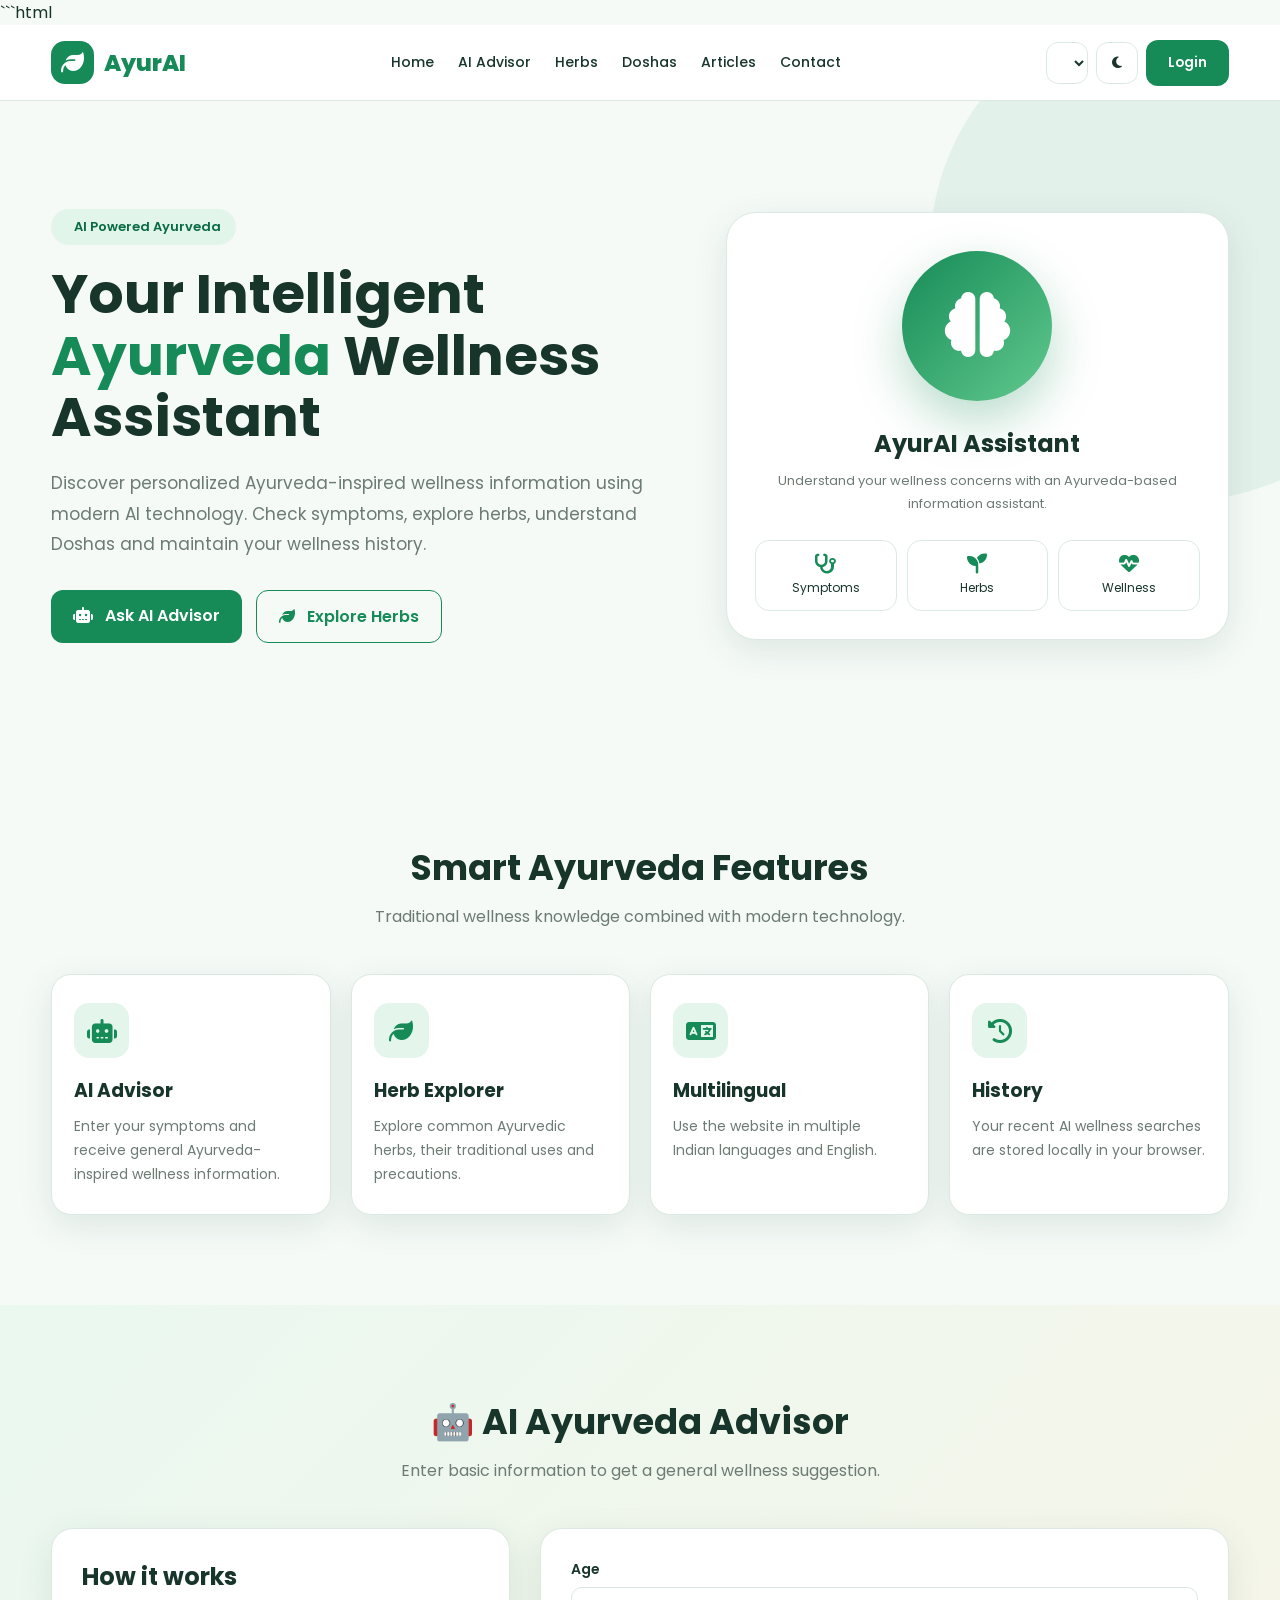
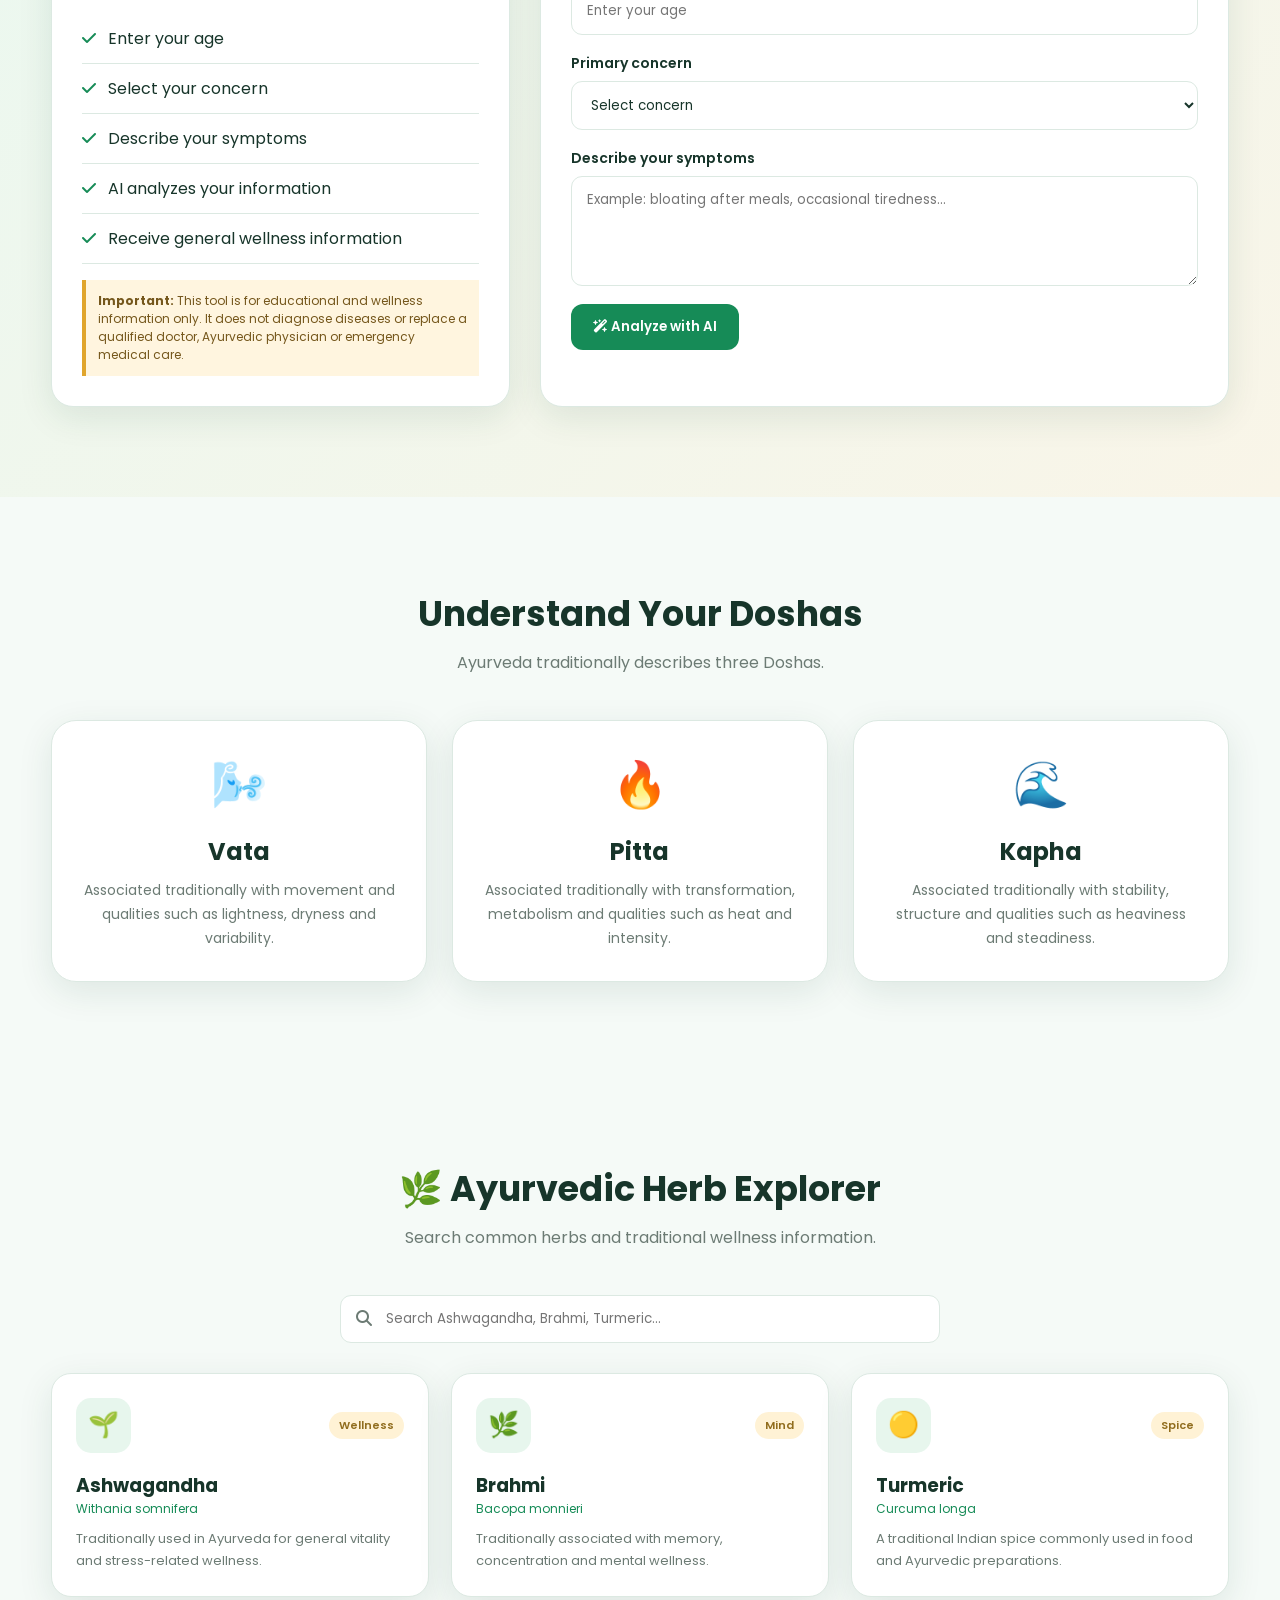
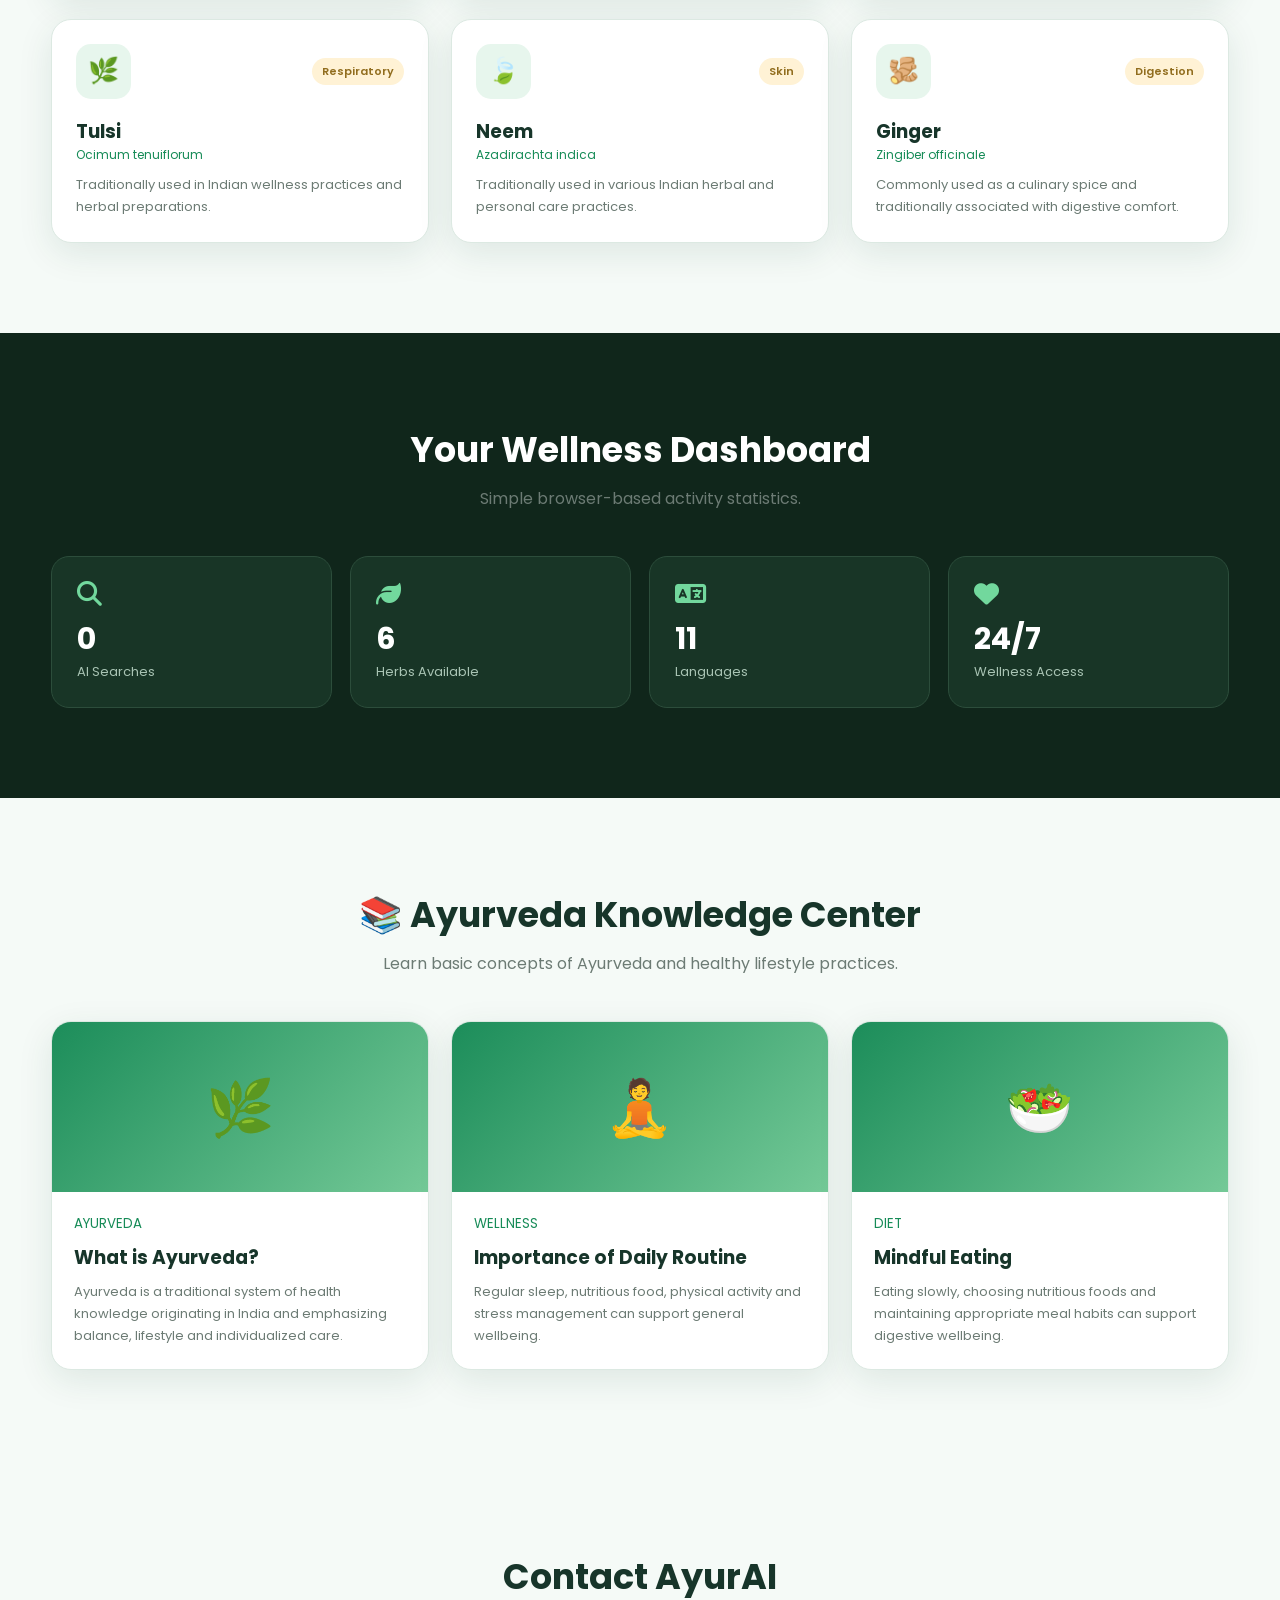
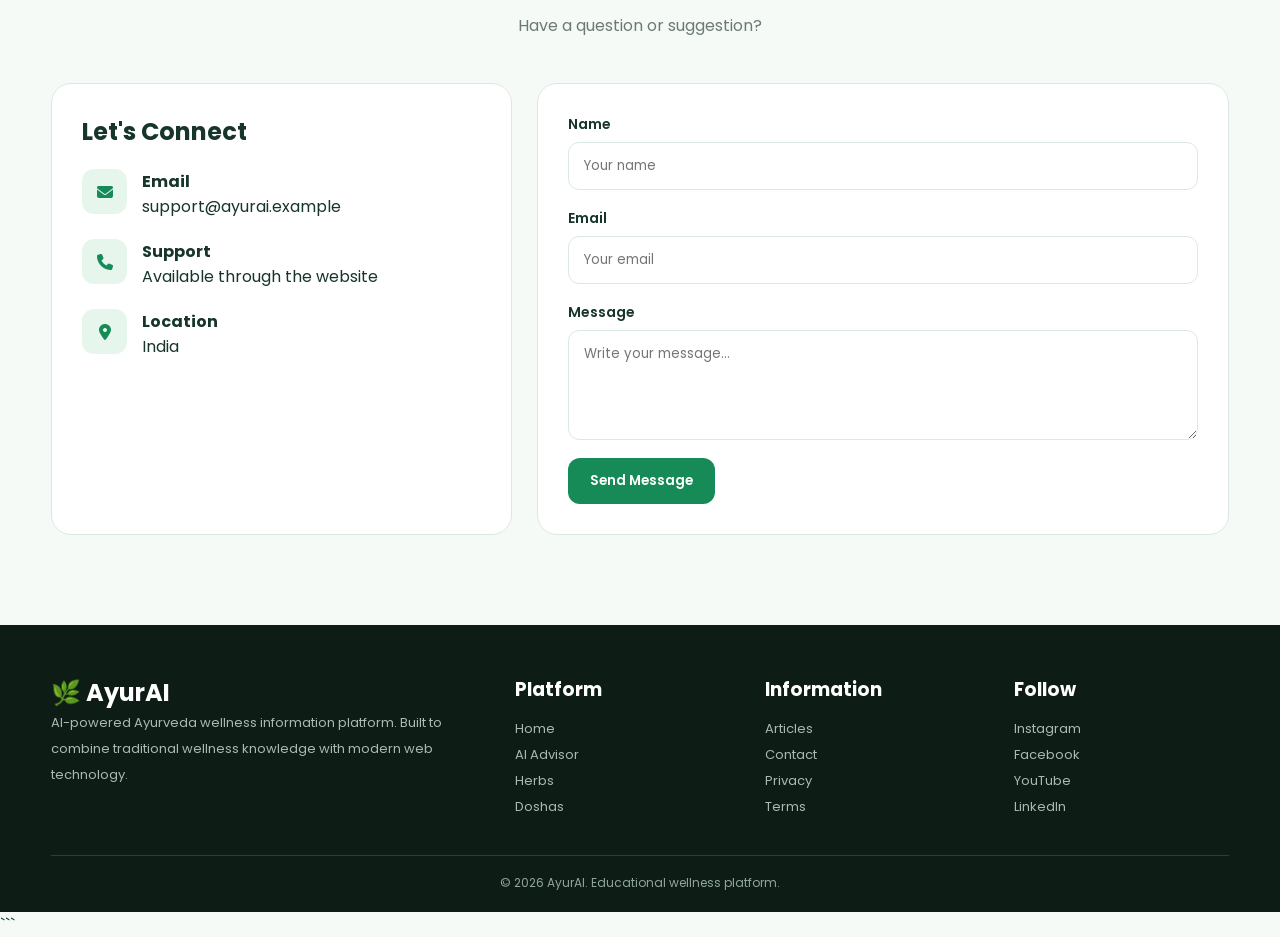
<file: ayurveda.html>
```html
<!DOCTYPE html>
<html lang="en">
<head>
<meta charset="UTF-8">
<meta name="viewport" content="width=device-width, initial-scale=1.0">

<title>AyurAI - AI Ayurveda Wellness</title>

<link rel="preconnect" href="https://fonts.googleapis.com">
<link rel="preconnect" href="https://fonts.gstatic.com" crossorigin>
<link href="https://fonts.googleapis.com/css2?family=Poppins:wght@300;400;500;600;700;800&display=swap" rel="stylesheet">

<link rel="stylesheet"
href="https://cdnjs.cloudflare.com/ajax/libs/font-awesome/6.5.2/css/all.min.css">

<style>
:root{
    --primary:#168b57;
    --primary-dark:#096b42;
    --secondary:#f2b84b;
    --bg:#f5faf7;
    --card:#ffffff;
    --text:#17352a;
    --muted:#6c7b74;
    --border:#dce9e2;
    --danger:#d9534f;
    --shadow:0 10px 35px rgba(18,72,48,.10);
}

*{
    margin:0;
    padding:0;
    box-sizing:border-box;
    scroll-behavior:smooth;
}

body{
    font-family:"Poppins",sans-serif;
    background:var(--bg);
    color:var(--text);
    transition:.3s;
}

body.dark{
    --bg:#101b16;
    --card:#182720;
    --text:#eef8f2;
    --muted:#a9bbb1;
    --border:#2b4036;
    --shadow:0 10px 35px rgba(0,0,0,.25);
}

a{
    text-decoration:none;
    color:inherit;
}

button,input,select,textarea{
    font-family:inherit;
}

.container{
    width:min(1180px,92%);
    margin:auto;
}

/* NAVBAR */

.navbar{
    position:sticky;
    top:0;
    z-index:1000;
    background:rgba(255,255,255,.94);
    backdrop-filter:blur(15px);
    border-bottom:1px solid var(--border);
}

body.dark .navbar{
    background:rgba(16,27,22,.94);
}

.nav-inner{
    height:75px;
    display:flex;
    align-items:center;
    justify-content:space-between;
}

.logo{
    display:flex;
    align-items:center;
    gap:10px;
    font-size:23px;
    font-weight:800;
    color:var(--primary);
}

.logo i{
    width:43px;
    height:43px;
    border-radius:14px;
    background:var(--primary);
    color:white;
    display:grid;
    place-items:center;
}

.nav-links{
    display:flex;
    gap:24px;
    align-items:center;
}

.nav-links a{
    font-size:14px;
    font-weight:500;
}

.nav-links a:hover{
    color:var(--primary);
}

.nav-actions{
    display:flex;
    gap:8px;
    align-items:center;
}

.icon-btn{
    border:1px solid var(--border);
    background:var(--card);
    width:42px;
    height:42px;
    border-radius:12px;
    cursor:pointer;
    color:var(--text);
}

.menu-btn{
    display:none;
}

/* HERO */

.hero{
    min-height:650px;
    display:flex;
    align-items:center;
    position:relative;
    overflow:hidden;
}

.hero:before{
    content:"";
    position:absolute;
    width:500px;
    height:500px;
    background:rgba(22,139,87,.08);
    border-radius:50%;
    right:-150px;
    top:-100px;
}

.hero-grid{
    display:grid;
    grid-template-columns:1.1fr .9fr;
    gap:60px;
    align-items:center;
}

.badge{
    display:inline-flex;
    gap:8px;
    align-items:center;
    background:#e2f5eb;
    color:var(--primary-dark);
    padding:8px 15px;
    border-radius:50px;
    font-size:13px;
    font-weight:600;
    margin-bottom:18px;
}

body.dark .badge{
    background:#173b2b;
    color:#b8f0d1;
}

.hero h1{
    font-size:55px;
    line-height:1.12;
    margin-bottom:20px;
}

.gradient{
    color:var(--primary);
}

.hero p{
    color:var(--muted);
    font-size:17px;
    line-height:1.8;
    max-width:650px;
}

.hero-buttons{
    display:flex;
    gap:14px;
    margin-top:30px;
    flex-wrap:wrap;
}

.btn{
    border:none;
    padding:13px 22px;
    border-radius:12px;
    cursor:pointer;
    font-weight:600;
    transition:.2s;
}

.btn-primary{
    background:var(--primary);
    color:white;
}

.btn-primary:hover{
    background:var(--primary-dark);
    transform:translateY(-2px);
}

.btn-outline{
    background:transparent;
    border:1px solid var(--primary);
    color:var(--primary);
}

.hero-card{
    background:var(--card);
    border:1px solid var(--border);
    box-shadow:var(--shadow);
    border-radius:30px;
    padding:28px;
    position:relative;
}

.ai-circle{
    width:150px;
    height:150px;
    border-radius:50%;
    background:linear-gradient(135deg,#168b57,#61c98e);
    color:white;
    margin:10px auto 25px;
    display:grid;
    place-items:center;
    font-size:65px;
    box-shadow:0 20px 50px rgba(22,139,87,.3);
}

.quick-row{
    display:grid;
    grid-template-columns:repeat(3,1fr);
    gap:10px;
}

.quick{
    padding:13px 7px;
    text-align:center;
    border:1px solid var(--border);
    border-radius:14px;
    font-size:12px;
}

.quick i{
    color:var(--primary);
    display:block;
    font-size:20px;
    margin-bottom:5px;
}

/* SECTION */

section{
    padding:90px 0;
}

.section-head{
    text-align:center;
    margin-bottom:45px;
}

.section-head h2{
    font-size:35px;
    margin-bottom:10px;
}

.section-head p{
    color:var(--muted);
}

/* FEATURES */

.features{
    display:grid;
    grid-template-columns:repeat(4,1fr);
    gap:20px;
}

.feature-card{
    background:var(--card);
    border:1px solid var(--border);
    padding:28px 22px;
    border-radius:20px;
    box-shadow:var(--shadow);
}

.feature-icon{
    width:55px;
    height:55px;
    border-radius:15px;
    background:#e4f5eb;
    color:var(--primary);
    display:grid;
    place-items:center;
    font-size:24px;
    margin-bottom:18px;
}

body.dark .feature-icon{
    background:#193a2b;
}

.feature-card h3{
    margin-bottom:10px;
}

.feature-card p{
    color:var(--muted);
    font-size:14px;
    line-height:1.7;
}

/* AI CHECKER */

.ai-section{
    background:linear-gradient(135deg,#eaf8f0,#f9f5e8);
}

body.dark .ai-section{
    background:#13231b;
}

.ai-layout{
    display:grid;
    grid-template-columns:.8fr 1.2fr;
    gap:30px;
}

.info-card,.checker-card{
    background:var(--card);
    border:1px solid var(--border);
    border-radius:22px;
    padding:30px;
    box-shadow:var(--shadow);
}

.info-card ul{
    list-style:none;
    margin-top:20px;
}

.info-card li{
    padding:12px 0;
    border-bottom:1px solid var(--border);
}

.info-card li i{
    color:var(--primary);
    margin-right:8px;
}

.form-group{
    margin-bottom:18px;
}

.form-group label{
    display:block;
    margin-bottom:7px;
    font-size:14px;
    font-weight:600;
}

input,select,textarea{
    width:100%;
    padding:13px 15px;
    border:1px solid var(--border);
    border-radius:11px;
    outline:none;
    background:var(--card);
    color:var(--text);
}

textarea{
    min-height:110px;
    resize:vertical;
}

input:focus,select:focus,textarea:focus{
    border-color:var(--primary);
}

.result{
    display:none;
    margin-top:25px;
    padding:22px;
    border-radius:17px;
    background:#effaf4;
    border:1px solid #bfe6ce;
}

body.dark .result{
    background:#173326;
    border-color:#2e6047;
}

.result.show{
    display:block;
}

.result h3{
    color:var(--primary);
    margin-bottom:12px;
}

.result-item{
    padding:10px 0;
    border-bottom:1px solid var(--border);
}

.warning{
    margin-top:16px;
    background:#fff5df;
    border-left:4px solid #e0a52c;
    padding:12px;
    font-size:12px;
    color:#75571c;
}

body.dark .warning{
    background:#342b18;
    color:#f3d98e;
}

/* DOSHA */

.dosha-grid{
    display:grid;
    grid-template-columns:repeat(3,1fr);
    gap:25px;
}

.dosha{
    padding:30px;
    border-radius:25px;
    background:var(--card);
    border:1px solid var(--border);
    box-shadow:var(--shadow);
    text-align:center;
}

.dosha-icon{
    font-size:45px;
    margin-bottom:15px;
}

.dosha p{
    color:var(--muted);
    font-size:14px;
    line-height:1.7;
    margin-top:10px;
}

/* HERBS */

.search-box{
    max-width:600px;
    margin:0 auto 30px;
    position:relative;
}

.search-box i{
    position:absolute;
    left:16px;
    top:15px;
    color:var(--muted);
}

.search-box input{
    padding-left:45px;
}

.herb-grid{
    display:grid;
    grid-template-columns:repeat(3,1fr);
    gap:22px;
}

.herb{
    background:var(--card);
    border:1px solid var(--border);
    border-radius:20px;
    padding:24px;
    box-shadow:var(--shadow);
}

.herb-top{
    display:flex;
    justify-content:space-between;
    align-items:center;
}

.herb-icon{
    width:55px;
    height:55px;
    background:#e7f6ed;
    color:var(--primary);
    border-radius:15px;
    display:grid;
    place-items:center;
    font-size:25px;
}

body.dark .herb-icon{
    background:#1b392b;
}

.tag{
    background:#fff2d5;
    color:#916d1e;
    padding:5px 10px;
    border-radius:30px;
    font-size:11px;
    font-weight:600;
}

.herb h3{
    margin-top:18px;
}

.herb .latin{
    color:var(--primary);
    font-size:12px;
    margin-bottom:10px;
}

.herb p{
    color:var(--muted);
    font-size:13px;
    line-height:1.7;
}

/* ARTICLES */

.article-grid{
    display:grid;
    grid-template-columns:repeat(3,1fr);
    gap:22px;
}

.article{
    overflow:hidden;
    background:var(--card);
    border:1px solid var(--border);
    border-radius:20px;
    box-shadow:var(--shadow);
}

.article-img{
    height:170px;
    background:linear-gradient(135deg,#1c8d5a,#74c997);
    display:grid;
    place-items:center;
    color:white;
    font-size:55px;
}

.article-body{
    padding:22px;
}

.article-body small{
    color:var(--primary);
}

.article-body h3{
    margin:9px 0;
}

.article-body p{
    color:var(--muted);
    font-size:13px;
    line-height:1.7;
}

/* DASHBOARD */

.dashboard{
    background:#10261b;
    color:white;
}

.dashboard-grid{
    display:grid;
    grid-template-columns:repeat(4,1fr);
    gap:18px;
}

.stat{
    background:#183526;
    padding:25px;
    border-radius:18px;
    border:1px solid #2c4d3b;
}

.stat i{
    color:#72d89d;
    font-size:25px;
}

.stat h3{
    font-size:30px;
    margin-top:10px;
}

.stat p{
    color:#a9c4b4;
    font-size:13px;
}

/* CONTACT */

.contact-grid{
    display:grid;
    grid-template-columns:.8fr 1.2fr;
    gap:25px;
}

.contact-card{
    background:var(--card);
    border:1px solid var(--border);
    border-radius:20px;
    padding:30px;
}

.contact-item{
    display:flex;
    gap:15px;
    margin:20px 0;
}

.contact-item i{
    width:45px;
    height:45px;
    background:#e6f6ed;
    color:var(--primary);
    border-radius:12px;
    display:grid;
    place-items:center;
}

/* FOOTER */

footer{
    background:#0d1d15;
    color:white;
    padding:50px 0 20px;
}

.footer-grid{
    display:grid;
    grid-template-columns:2fr 1fr 1fr 1fr;
    gap:35px;
}

footer p,footer a{
    color:#a9bbb1;
    font-size:13px;
    line-height:2;
}

footer h3{
    margin-bottom:12px;
}

.footer-bottom{
    border-top:1px solid #294034;
    margin-top:35px;
    padding-top:18px;
    text-align:center;
    color:#91a69b;
    font-size:12px;
}

/* MODAL */

.modal{
    display:none;
    position:fixed;
    inset:0;
    z-index:2000;
    background:rgba(0,0,0,.65);
    align-items:center;
    justify-content:center;
    padding:20px;
}

.modal.show{
    display:flex;
}

.modal-box{
    width:min(450px,100%);
    background:var(--card);
    border-radius:22px;
    padding:30px;
    position:relative;
}

.close{
    position:absolute;
    right:20px;
    top:15px;
    background:none;
    border:none;
    color:var(--text);
    font-size:25px;
    cursor:pointer;
}

/* TOAST */

.toast{
    position:fixed;
    right:20px;
    bottom:20px;
    background:#13251b;
    color:white;
    padding:14px 18px;
    border-radius:12px;
    transform:translateY(100px);
    opacity:0;
    transition:.3s;
    z-index:3000;
}

.toast.show{
    transform:translateY(0);
    opacity:1;
}

/* RESPONSIVE */

@media(max-width:900px){

    .nav-links{
        display:none;
        position:absolute;
        top:75px;
        left:0;
        right:0;
        background:var(--card);
        padding:20px;
        flex-direction:column;
        border-bottom:1px solid var(--border);
    }

    .nav-links.active{
        display:flex;
    }

    .menu-btn{
        display:block;
    }

    .hero-grid,
    .ai-layout,
    .contact-grid{
        grid-template-columns:1fr;
    }

    .hero{
        padding:70px 0;
    }

    .hero h1{
        font-size:40px;
    }

    .features{
        grid-template-columns:repeat(2,1fr);
    }

    .herb-grid,
    .article-grid{
        grid-template-columns:repeat(2,1fr);
    }

    .dashboard-grid{
        grid-template-columns:repeat(2,1fr);
    }

    .footer-grid{
        grid-template-columns:1fr 1fr;
    }
}

@media(max-width:600px){

    section{
        padding:60px 0;
    }

    .features,
    .herb-grid,
    .article-grid,
    .dosha-grid,
    .dashboard-grid,
    .footer-grid{
        grid-template-columns:1fr;
    }

    .hero h1{
        font-size:34px;
    }

    .quick-row{
        grid-template-columns:1fr;
    }

    .nav-actions .login-btn{
        display:none;
    }
}
</style>
</head>

<body>

<!-- NAVBAR -->

<header class="navbar">
<div class="container nav-inner">

<a href="#home" class="logo">
<i class="fa-solid fa-leaf"></i>
AyurAI
</a>

<nav class="nav-links" id="navLinks">
<a href="#home" data-key="home">Home</a>
<a href="#advisor" data-key="advisor">AI Advisor</a>
<a href="#herbs" data-key="herbs">Herbs</a>
<a href="#doshas" data-key="doshas">Doshas</a>
<a href="#articles" data-key="articles">Articles</a>
<a href="#contact" data-key="contact">Contact</a>
</nav>

<div class="nav-actions">

<select id="language" class="icon-btn" title="Language">
<option value="en">EN</option>
<option value="hi">हिं</option>
<option value="mr">मर</option>
<option value="gu">ગુજ</option>
<option value="bn">বাংলা</option>
<option value="ta">தமிழ்</option>
<option value="te">తెలుగు</option>
<option value="kn">ಕನ್ನಡ</option>
<option value="ml">മല</option>
<option value="pa">ਪੰਜਾਬੀ</option>
<option value="ur">اردو</option>
</select>

<button class="icon-btn" onclick="toggleDark()" title="Dark Mode">
<i class="fa-solid fa-moon"></i>
</button>

<button class="btn btn-primary login-btn" onclick="openLogin()">
Login
</button>

<button class="icon-btn menu-btn" onclick="toggleMenu()">
<i class="fa-solid fa-bars"></i>
</button>

</div>
</div>
</header>


<!-- HERO -->

<section class="hero" id="home">

<div class="container hero-grid">

<div>

<span class="badge">
<i class="fa-solid fa-sparkles"></i>
AI Powered Ayurveda
</span>

<h1>
Your Intelligent
<span class="gradient">Ayurveda</span>
Wellness Assistant
</h1>

<p>
Discover personalized Ayurveda-inspired wellness information
using modern AI technology. Check symptoms, explore herbs,
understand Doshas and maintain your wellness history.
</p>

<div class="hero-buttons">
<a href="#advisor" class="btn btn-primary">
<i class="fa-solid fa-robot"></i>
&nbsp; Ask AI Advisor
</a>

<a href="#herbs" class="btn btn-outline">
<i class="fa-solid fa-leaf"></i>
&nbsp; Explore Herbs
</a>
</div>

</div>

<div class="hero-card">

<div class="ai-circle">
<i class="fa-solid fa-brain"></i>
</div>

<h2 style="text-align:center;">AyurAI Assistant</h2>

<p style="text-align:center;color:var(--muted);font-size:13px;margin:8px 0 25px;">
Understand your wellness concerns with an Ayurveda-based
information assistant.
</p>

<div class="quick-row">

<div class="quick">
<i class="fa-solid fa-stethoscope"></i>
Symptoms
</div>

<div class="quick">
<i class="fa-solid fa-seedling"></i>
Herbs
</div>

<div class="quick">
<i class="fa-solid fa-heart-pulse"></i>
Wellness
</div>

</div>

</div>

</div>
</section>


<!-- FEATURES -->

<section>

<div class="container">

<div class="section-head">
<h2>Smart Ayurveda Features</h2>
<p>Traditional wellness knowledge combined with modern technology.</p>
</div>

<div class="features">

<div class="feature-card">
<div class="feature-icon">
<i class="fa-solid fa-robot"></i>
</div>
<h3>AI Advisor</h3>
<p>Enter your symptoms and receive general Ayurveda-inspired wellness information.</p>
</div>

<div class="feature-card">
<div class="feature-icon">
<i class="fa-solid fa-leaf"></i>
</div>
<h3>Herb Explorer</h3>
<p>Explore common Ayurvedic herbs, their traditional uses and precautions.</p>
</div>

<div class="feature-card">
<div class="feature-icon">
<i class="fa-solid fa-language"></i>
</div>
<h3>Multilingual</h3>
<p>Use the website in multiple Indian languages and English.</p>
</div>

<div class="feature-card">
<div class="feature-icon">
<i class="fa-solid fa-clock-rotate-left"></i>
</div>
<h3>History</h3>
<p>Your recent AI wellness searches are stored locally in your browser.</p>
</div>

</div>
</div>
</section>


<!-- AI ADVISOR -->

<section class="ai-section" id="advisor">

<div class="container">

<div class="section-head">
<h2>🤖 AI Ayurveda Advisor</h2>
<p>Enter basic information to get a general wellness suggestion.</p>
</div>

<div class="ai-layout">

<div class="info-card">

<h2>How it works</h2>

<ul>
<li><i class="fa-solid fa-check"></i> Enter your age</li>
<li><i class="fa-solid fa-check"></i> Select your concern</li>
<li><i class="fa-solid fa-check"></i> Describe your symptoms</li>
<li><i class="fa-solid fa-check"></i> AI analyzes your information</li>
<li><i class="fa-solid fa-check"></i> Receive general wellness information</li>
</ul>

<div class="warning">
<strong>Important:</strong>
This tool is for educational and wellness information only.
It does not diagnose diseases or replace a qualified doctor,
Ayurvedic physician or emergency medical care.
</div>

</div>


<div class="checker-card">

<form id="advisorForm">

<div class="form-group">
<label>Age</label>
<input type="number" id="age" min="1" max="120"
placeholder="Enter your age" required>
</div>

<div class="form-group">
<label>Primary concern</label>

<select id="concern" required>
<option value="">Select concern</option>
<option value="digestion">Digestive discomfort</option>
<option value="stress">Stress / mental relaxation</option>
<option value="sleep">Sleep problems</option>
<option value="cold">Cold / cough</option>
<option value="skin">Skin wellness</option>
<option value="energy">Low energy</option>
<option value="headache">Headache</option>
<option value="general">General wellness</option>
</select>

</div>

<div class="form-group">
<label>Describe your symptoms</label>

<textarea id="symptoms"
placeholder="Example: bloating after meals, occasional tiredness..."
required></textarea>

</div>

<button class="btn btn-primary" type="submit">
<i class="fa-solid fa-wand-magic-sparkles"></i>
 Analyze with AI
</button>

</form>


<div class="result" id="result">

<h3>
<i class="fa-solid fa-robot"></i>
AI Wellness Result
</h3>

<div id="resultContent"></div>

</div>

</div>
</div>
</div>
</section>


<!-- DOSHAS -->

<section id="doshas">

<div class="container">

<div class="section-head">
<h2>Understand Your Doshas</h2>
<p>Ayurveda traditionally describes three Doshas.</p>
</div>

<div class="dosha-grid">

<div class="dosha">
<div class="dosha-icon">🌬️</div>
<h2>Vata</h2>
<p>
Associated traditionally with movement and qualities such as
lightness, dryness and variability.
</p>
</div>

<div class="dosha">
<div class="dosha-icon">🔥</div>
<h2>Pitta</h2>
<p>
Associated traditionally with transformation, metabolism and
qualities such as heat and intensity.
</p>
</div>

<div class="dosha">
<div class="dosha-icon">🌊</div>
<h2>Kapha</h2>
<p>
Associated traditionally with stability, structure and qualities
such as heaviness and steadiness.
</p>
</div>

</div>
</div>
</section>


<!-- HERBS -->

<section id="herbs">

<div class="container">

<div class="section-head">
<h2>🌿 Ayurvedic Herb Explorer</h2>
<p>Search common herbs and traditional wellness information.</p>
</div>

<div class="search-box">
<i class="fa-solid fa-search"></i>
<input type="text" id="herbSearch"
placeholder="Search Ashwagandha, Brahmi, Turmeric...">
</div>

<div class="herb-grid" id="herbGrid">

<div class="herb" data-name="ashwagandha">
<div class="herb-top">
<div class="herb-icon">🌱</div>
<span class="tag">Wellness</span>
</div>
<h3>Ashwagandha</h3>
<div class="latin">Withania somnifera</div>
<p>
Traditionally used in Ayurveda for general vitality and
stress-related wellness.
</p>
</div>


<div class="herb" data-name="brahmi">
<div class="herb-top">
<div class="herb-icon">🌿</div>
<span class="tag">Mind</span>
</div>
<h3>Brahmi</h3>
<div class="latin">Bacopa monnieri</div>
<p>
Traditionally associated with memory, concentration and
mental wellness.
</p>
</div>


<div class="herb" data-name="turmeric haldi">
<div class="herb-top">
<div class="herb-icon">🟡</div>
<span class="tag">Spice</span>
</div>
<h3>Turmeric</h3>
<div class="latin">Curcuma longa</div>
<p>
A traditional Indian spice commonly used in food and
Ayurvedic preparations.
</p>
</div>


<div class="herb" data-name="tulsi holy basil">
<div class="herb-top">
<div class="herb-icon">🌿</div>
<span class="tag">Respiratory</span>
</div>
<h3>Tulsi</h3>
<div class="latin">Ocimum tenuiflorum</div>
<p>
Traditionally used in Indian wellness practices and
herbal preparations.
</p>
</div>


<div class="herb" data-name="neem">
<div class="herb-top">
<div class="herb-icon">🍃</div>
<span class="tag">Skin</span>
</div>
<h3>Neem</h3>
<div class="latin">Azadirachta indica</div>
<p>
Traditionally used in various Indian herbal and personal
care practices.
</p>
</div>


<div class="herb" data-name="ginger adrak">
<div class="herb-top">
<div class="herb-icon">🫚</div>
<span class="tag">Digestion</span>
</div>
<h3>Ginger</h3>
<div class="latin">Zingiber officinale</div>
<p>
Commonly used as a culinary spice and traditionally associated
with digestive comfort.
</p>
</div>

</div>
</div>
</section>


<!-- DASHBOARD -->

<section class="dashboard">

<div class="container">

<div class="section-head">
<h2 style="color:white;">Your Wellness Dashboard</h2>
<p>Simple browser-based activity statistics.</p>
</div>

<div class="dashboard-grid">

<div class="stat">
<i class="fa-solid fa-magnifying-glass"></i>
<h3 id="searchCount">0</h3>
<p>AI Searches</p>
</div>

<div class="stat">
<i class="fa-solid fa-leaf"></i>
<h3>6</h3>
<p>Herbs Available</p>
</div>

<div class="stat">
<i class="fa-solid fa-language"></i>
<h3>11</h3>
<p>Languages</p>
</div>

<div class="stat">
<i class="fa-solid fa-heart"></i>
<h3>24/7</h3>
<p>Wellness Access</p>
</div>

</div>

</div>
</section>


<!-- ARTICLES -->

<section id="articles">

<div class="container">

<div class="section-head">
<h2>📚 Ayurveda Knowledge Center</h2>
<p>Learn basic concepts of Ayurveda and healthy lifestyle practices.</p>
</div>

<div class="article-grid">

<div class="article">
<div class="article-img">🌿</div>
<div class="article-body">
<small>AYURVEDA</small>
<h3>What is Ayurveda?</h3>
<p>
Ayurveda is a traditional system of health knowledge originating
in India and emphasizing balance, lifestyle and individualized care.
</p>
</div>
</div>


<div class="article">
<div class="article-img">🧘</div>
<div class="article-body">
<small>WELLNESS</small>
<h3>Importance of Daily Routine</h3>
<p>
Regular sleep, nutritious food, physical activity and stress
management can support general wellbeing.
</p>
</div>
</div>


<div class="article">
<div class="article-img">🥗</div>
<div class="article-body">
<small>DIET</small>
<h3>Mindful Eating</h3>
<p>
Eating slowly, choosing nutritious foods and maintaining
appropriate meal habits can support digestive wellbeing.
</p>
</div>
</div>

</div>
</div>
</section>


<!-- CONTACT -->

<section id="contact">

<div class="container">

<div class="section-head">
<h2>Contact AyurAI</h2>
<p>Have a question or suggestion?</p>
</div>

<div class="contact-grid">

<div class="contact-card">

<h2>Let's Connect</h2>

<div class="contact-item">
<i class="fa-solid fa-envelope"></i>
<div>
<strong>Email</strong>
<p>support@ayurai.example</p>
</div>
</div>

<div class="contact-item">
<i class="fa-solid fa-phone"></i>
<div>
<strong>Support</strong>
<p>Available through the website</p>
</div>
</div>

<div class="contact-item">
<i class="fa-solid fa-location-dot"></i>
<div>
<strong>Location</strong>
<p>India</p>
</div>
</div>

</div>


<div class="contact-card">

<form onsubmit="sendMessage(event)">

<div class="form-group">
<label>Name</label>
<input type="text" placeholder="Your name" required>
</div>

<div class="form-group">
<label>Email</label>
<input type="email" placeholder="Your email" required>
</div>

<div class="form-group">
<label>Message</label>
<textarea placeholder="Write your message..." required></textarea>
</div>

<button class="btn btn-primary">
Send Message
</button>

</form>

</div>

</div>
</div>
</section>


<!-- FOOTER -->

<footer>

<div class="container">

<div class="footer-grid">

<div>
<h2>🌿 AyurAI</h2>
<p>
AI-powered Ayurveda wellness information platform.
Built to combine traditional wellness knowledge with
modern web technology.
</p>
</div>

<div>
<h3>Platform</h3>
<p><a href="#home">Home</a></p>
<p><a href="#advisor">AI Advisor</a></p>
<p><a href="#herbs">Herbs</a></p>
<p><a href="#doshas">Doshas</a></p>
</div>

<div>
<h3>Information</h3>
<p><a href="#articles">Articles</a></p>
<p><a href="#contact">Contact</a></p>
<p>Privacy</p>
<p>Terms</p>
</div>

<div>
<h3>Follow</h3>
<p>Instagram</p>
<p>Facebook</p>
<p>YouTube</p>
<p>LinkedIn</p>
</div>

</div>

<div class="footer-bottom">
© 2026 AyurAI. Educational wellness platform.
</div>

</div>

</footer>


<!-- LOGIN MODAL -->

<div class="modal" id="loginModal">

<div class="modal-box">

<button class="close" onclick="closeLogin()">×</button>

<h2>Welcome Back 👋</h2>
<p style="color:var(--muted);margin:8px 0 25px;">
Login to your AyurAI account.
</p>

<form onsubmit="login(event)">

<div class="form-group">
<label>Email</label>
<input type="email" required placeholder="Enter email">
</div>

<div class="form-group">
<label>Password</label>
<input type="password" required placeholder="Enter password">
</div>

<button class="btn btn-primary" style="width:100%;">
Login
</button>

</form>

</div>
</div>


<div class="toast" id="toast">
Message
</div>


<script>

/* =========================
   LANGUAGE SYSTEM
========================= */

const translations = {

en:{
home:"Home",
advisor:"AI Advisor",
herbs:"Herbs",
doshas:"Doshas",
articles:"Articles",
contact:"Contact"
},

hi:{
home:"होम",
advisor:"AI सलाहकार",
herbs:"जड़ी-बूटियाँ",
doshas:"दोष",
articles:"लेख",
contact:"संपर्क"
},

mr:{
home:"मुख्यपृष्ठ",
advisor:"AI सल्लागार",
herbs:"औषधी वनस्पती",
doshas:"दोष",
articles:"लेख",
contact:"संपर्क"
},

gu:{
home:"હોમ",
advisor:"AI સલાહકાર",
herbs:"ઔષધિઓ",
doshas:"દોષ",
articles:"લેખો",
contact:"સંપર્ક"
},

bn:{
home:"হোম",
advisor:"AI পরামর্শদাতা",
herbs:"ভেষজ",
doshas:"দোষ",
articles:"প্রবন্ধ",
contact:"যোগাযোগ"
},

ta:{
home:"முகப்பு",
advisor:"AI ஆலோசகர்",
herbs:"மூலிகைகள்",
doshas:"தோஷங்கள்",
articles:"கட்டுரைகள்",
contact:"தொடர்பு"
},

te:{
home:"హోమ్",
advisor:"AI సలహాదారు",
herbs:"మూలికలు",
doshas:"దోషాలు",
articles:"వ్యాసాలు",
contact:"సంప్రదించండి"
},

kn:{
home:"ಮುಖಪುಟ",
advisor:"AI ಸಲಹೆಗಾರ",
herbs:"ಗಿಡಮೂಲಿಕೆಗಳು",
doshas:"ದೋಷಗಳು",
articles:"ಲೇಖನಗಳು",
contact:"ಸಂಪರ್ಕ"
},

ml:{
home:"ഹോം",
advisor:"AI ഉപദേഷ്ടാവ്",
herbs:"ഔഷധസസ്യങ്ങൾ",
doshas:"ദോഷങ്ങൾ",
articles:"ലേഖനങ്ങൾ",
contact:"ബന്ധപ്പെടുക"
},

pa:{
home:"ਹੋਮ",
advisor:"AI ਸਲਾਹਕਾਰ",
herbs:"ਜੜੀਆਂ-ਬੂਟੀਆਂ",
doshas:"ਦੋਸ਼",
articles:"ਲੇਖ",
contact:"ਸੰਪਰਕ"
},

ur:{
home:"ہوم",
advisor:"AI مشیر",
herbs:"جڑی بوٹیاں",
doshas:"دوش",
articles:"مضامین",
contact:"رابطہ"
}

};

document.getElementById("language").addEventListener("change",function(){

const lang=this.value;

document.querySelectorAll("[data-key]").forEach(el=>{
    const key=el.getAttribute("data-key");

    if(translations[lang] && translations[lang][key]){
        el.textContent=translations[lang][key];
    }
});

document.documentElement.lang=lang;

showToast("Language changed");

});


/* =========================
   DARK MODE
========================= */

function toggleDark(){

document.body.classList.toggle("dark");

localStorage.setItem(
"ayuraiDark",
document.body.classList.contains("dark")
);

}

if(localStorage.getItem("ayuraiDark")==="true"){
document.body.classList.add("dark");
}


/* =========================
   MOBILE MENU
========================= */

function toggleMenu(){

document.getElementById("navLinks")
.classList.toggle("active");

}


/* =========================
   LOGIN
========================= */

function openLogin(){

document.getElementById("loginModal")
.classList.add("show");

}

function closeLogin(){

document.getElementById("loginModal")
.classList.remove("show");

}

function login(e){

e.preventDefault();

closeLogin();

showToast("Demo login successful!");

}


/* =========================
   AI ADVISOR
========================= */

const advisorForm=document.getElementById("advisorForm");

advisorForm.addEventListener("submit",function(e){

e.preventDefault();

const age=parseInt(document.getElementById("age").value);
const concern=document.getElementById("concern").value;
const symptoms=document.getElementById("symptoms").value.toLowerCase();

let recommendation="";
let herbs="";
let lifestyle="";
let dosha="";

if(
concern==="digestion" ||
symptoms.includes("gas") ||
symptoms.includes("bloat") ||
symptoms.includes("digestion") ||
symptoms.includes("acidity")
){

recommendation=
"Your information mentions digestive discomfort. Traditional Ayurveda commonly emphasizes suitable food habits, regular meal timing and digestive-friendly lifestyle practices.";

herbs=
"Ginger and turmeric are commonly used culinary herbs. Their suitability can vary between individuals.";

lifestyle=
"Eat slowly, maintain regular meals, stay hydrated and avoid foods that you personally notice cause discomfort.";

dosha="Digestive concerns can be discussed in relation to different Ayurvedic constitutions, but an individual assessment requires a qualified practitioner.";

}

else if(
concern==="stress" ||
symptoms.includes("stress") ||
symptoms.includes("anxiety")
){

recommendation=
"Your information mentions stress or mental relaxation. Focus on sleep, relaxation, physical activity and healthy daily routines.";

herbs=
"Ashwagandha and Brahmi are traditionally discussed in Ayurveda for stress and mental wellness, but they are not appropriate for everyone.";

lifestyle=
"Try breathing exercises, meditation, regular exercise and a consistent sleep schedule.";

dosha=
"Stress experiences can vary considerably and should not be self-diagnosed through Dosha categories.";

}

else if(
concern==="sleep" ||
symptoms.includes("sleep") ||
symptoms.includes("insomnia")
){

recommendation=
"Your information mentions sleep difficulty. A consistent sleep schedule and reduced evening stimulation may support better sleep.";

herbs=
"Some Ayurvedic traditions discuss herbs such as Brahmi and Ashwagandha for relaxation, but professional advice is recommended before using supplements.";

lifestyle=
"Maintain a fixed bedtime, reduce late-night screen use and keep your sleeping environment comfortable.";

dosha="Sleep patterns are influenced by many factors, so a qualified professional should assess persistent problems.";

}

else if(
concern==="cold" ||
symptoms.includes("cough") ||
symptoms.includes("cold") ||
symptoms.includes("sore throat")
){

recommendation=
"You mentioned cold or cough-related symptoms. Rest, hydration and monitoring symptoms are important.";

herbs=
"Tulsi and ginger are traditionally used in Indian household preparations, but they should not replace medical treatment.";

lifestyle=
"Stay hydrated, rest adequately and seek medical care if symptoms are severe, persistent or worsening.";

dosha="Do not use Dosha information as a substitute for medical evaluation of respiratory symptoms.";

}

else if(concern==="skin"){

recommendation=
"You mentioned skin wellness. Gentle skincare, hydration and avoiding known irritants may help support healthy skin.";

herbs=
"Neem and turmeric have traditional uses in Indian personal-care practices, but topical products may still cause irritation.";

lifestyle=
"Use gentle products, protect your skin from excessive sun exposure and avoid applying unknown herbal mixtures.";

dosha="Persistent rashes, infections or rapidly changing skin conditions should be evaluated by a healthcare professional.";

}

else if(concern==="energy"){

recommendation=
"Low energy can have many causes, including sleep, nutrition, stress and medical conditions.";

herbs=
"Ashwagandha is traditionally associated with vitality, but supplements are not suitable for everyone.";

lifestyle=
"Focus on adequate sleep, balanced meals, hydration and regular physical activity.";

dosha="Persistent or unexplained fatigue should be assessed by a qualified healthcare professional.";

}

else if(concern==="headache"){

recommendation=
"Headaches can have many causes. Rest, hydration and identifying triggers may be useful for mild occasional headaches.";

herbs=
"Avoid relying on herbal products for unexplained or severe headaches.";

lifestyle=
"Stay hydrated, sleep adequately and monitor possible triggers such as stress, skipped meals or excessive screen time.";

dosha="A sudden severe headache or headache with neurological symptoms requires urgent medical attention.";

}

else{

recommendation=
"Your information suggests focusing on general wellness through balanced nutrition, adequate sleep, physical activity and stress management.";

herbs=
"Common herbs such as turmeric, ginger and tulsi are traditionally used in Indian food and wellness practices.";

lifestyle=
"Maintain a regular daily routine, eat balanced meals, stay active and get adequate sleep.";

dosha=
"A qualified Ayurvedic practitioner can assess your individual constitution more appropriately.";

}


/* AGE NOTE */

if(age<18){

recommendation +=
" Because you entered an age under 18, do not start herbal medicines or supplements without guidance from a parent/guardian and an appropriate healthcare professional.";

}


/* DISPLAY */

document.getElementById("resultContent").innerHTML=`

<div class="result-item">
<strong>General assessment:</strong><br>
${recommendation}
</div>

<div class="result-item">
<strong>🌿 Traditional herb information:</strong><br>
${herbs}
</div>

<div class="result-item">
<strong>🧘 Lifestyle:</strong><br>
${lifestyle}
</div>

<div class="result-item">
<strong>☯ Ayurveda note:</strong><br>
${dosha}
</div>

<div class="warning">
<strong>Medical safety:</strong>
This is educational information, not a diagnosis or prescription.
Do not stop prescribed medication or start herbal treatment based
only on this tool. Consult a qualified healthcare professional.
Seek urgent medical care for severe, sudden or emergency symptoms.
</div>

`;

document.getElementById("result").classList.add("show");


/* HISTORY */

let count=parseInt(localStorage.getItem("aiSearchCount")||"0");

count++;

localStorage.setItem("aiSearchCount",count);

document.getElementById("searchCount").textContent=count;

showToast("AI analysis completed");

});


/* =========================
   HERB SEARCH
========================= */

document.getElementById("herbSearch")
.addEventListener("input",function(){

const search=this.value.toLowerCase();

document.querySelectorAll(".herb").forEach(card=>{

const name=card.dataset.name;

card.style.display=
name.includes(search) ? "block" : "none";

});

});


/* =========================
   CONTACT
========================= */

function sendMessage(e){

e.preventDefault();

showToast("Thank you! Your message has been submitted.");

e.target.reset();

}


/* =========================
   TOAST
========================= */

function showToast(message){

const toast=document.getElementById("toast");

toast.textContent=message;

toast.classList.add("show");

setTimeout(()=>{
toast.classList.remove("show");
},2500);

}


/* =========================
   LOAD DASHBOARD COUNT
========================= */

document.getElementById("searchCount").textContent=
localStorage.getItem("aiSearchCount") || "0";


/* =========================
   CLOSE MODAL
========================= */

window.addEventListener("click",function(e){

const modal=document.getElementById("loginModal");

if(e.target===modal){
closeLogin();
}

});

</script>

</body>
</html>
```
</file>
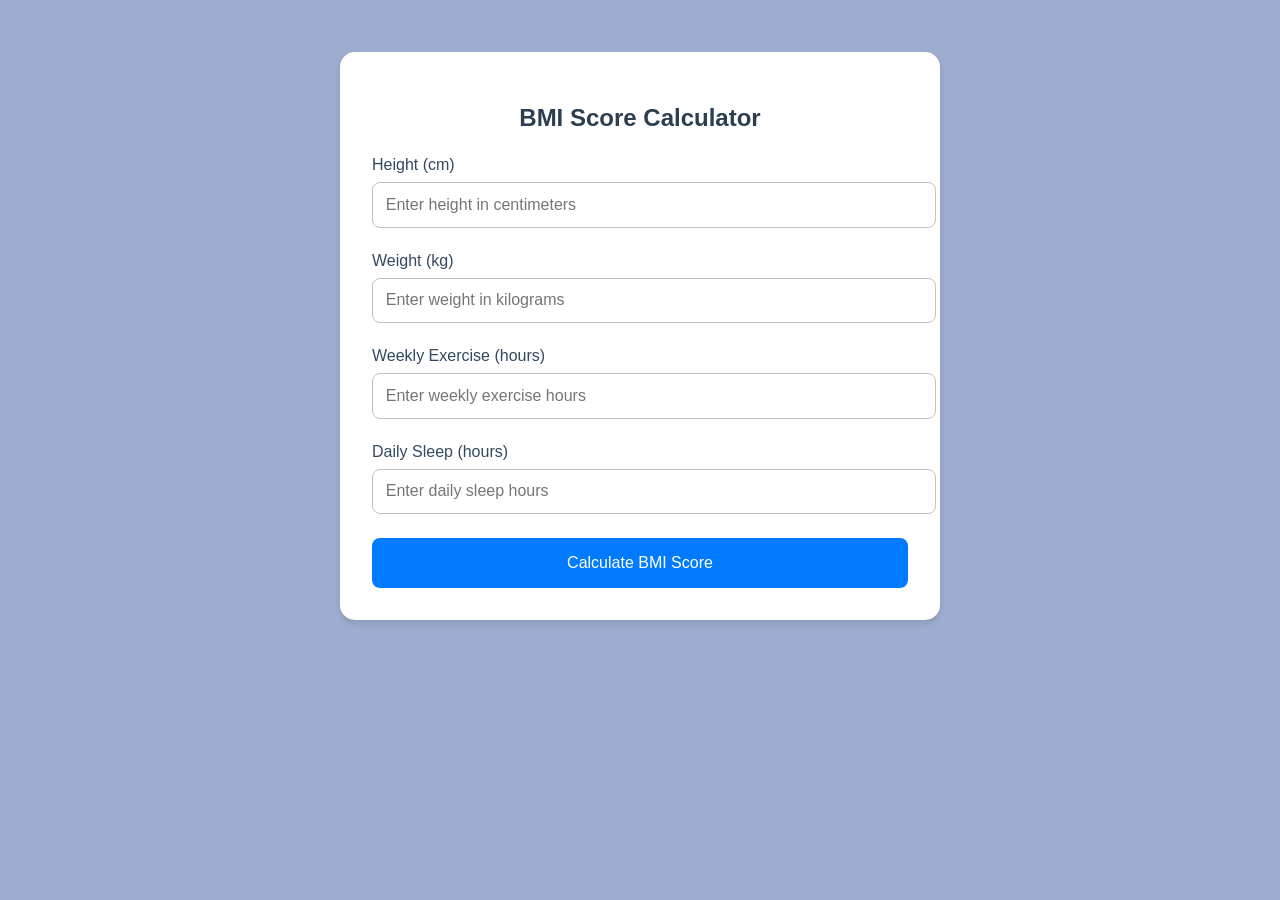
<file: bmi1.html>
<!DOCTYPE html>
<html lang="en">
  <head>
    <meta charset="UTF-8" />
    <meta name="viewport" content="width=device-width, initial-scale=1.0" />
    <title>BMI Score Calculator</title>
    <link rel="stylesheet" href="bmi2.css" />
  </head>
  <body>
    <div class="calculator">
      <h2>BMI Score Calculator</h2>

      <div class="input-group">
        <label>Height (cm)</label>
        <input
          type="number"
          id="height"
          placeholder="Enter height in centimeters"
        />
      </div>

      <div class="input-group">
        <label>Weight (kg)</label>
        <input
          type="number"
          id="weight"
          placeholder="Enter weight in kilograms"
        />
      </div>

      <div class="input-group">
        <label>Weekly Exercise (hours)</label>
        <input
          type="number"
          id="exercise"
          placeholder="Enter weekly exercise hours"
        />
      </div>

      <div class="input-group">
        <label>Daily Sleep (hours)</label>
        <input type="number" id="sleep" placeholder="Enter daily sleep hours" />
      </div>

      <button onclick="calculateHealthScore()">Calculate BMI Score</button>

      <div id="result" class="result"></div>

      <!-- BMI Interpretation Guide -->
      <div id="bmi-guide" class="bmi-guide">
        <h3>Interpreting BMI Results</h3>
        <ul>
          <li><strong>Underweight:</strong> BMI less than 18.5</li>
          <li><strong>Normal weight:</strong> BMI between 18.5 - 24.9</li>
          <li><strong>Overweight:</strong> BMI between 25 - 29.9</li>
          <li><strong>Obese:</strong> BMI 30 or greater</li>
        </ul>
      </div>
    </div>

    <script src="bmi3.js"></script>
  </body>
</html>
</file>
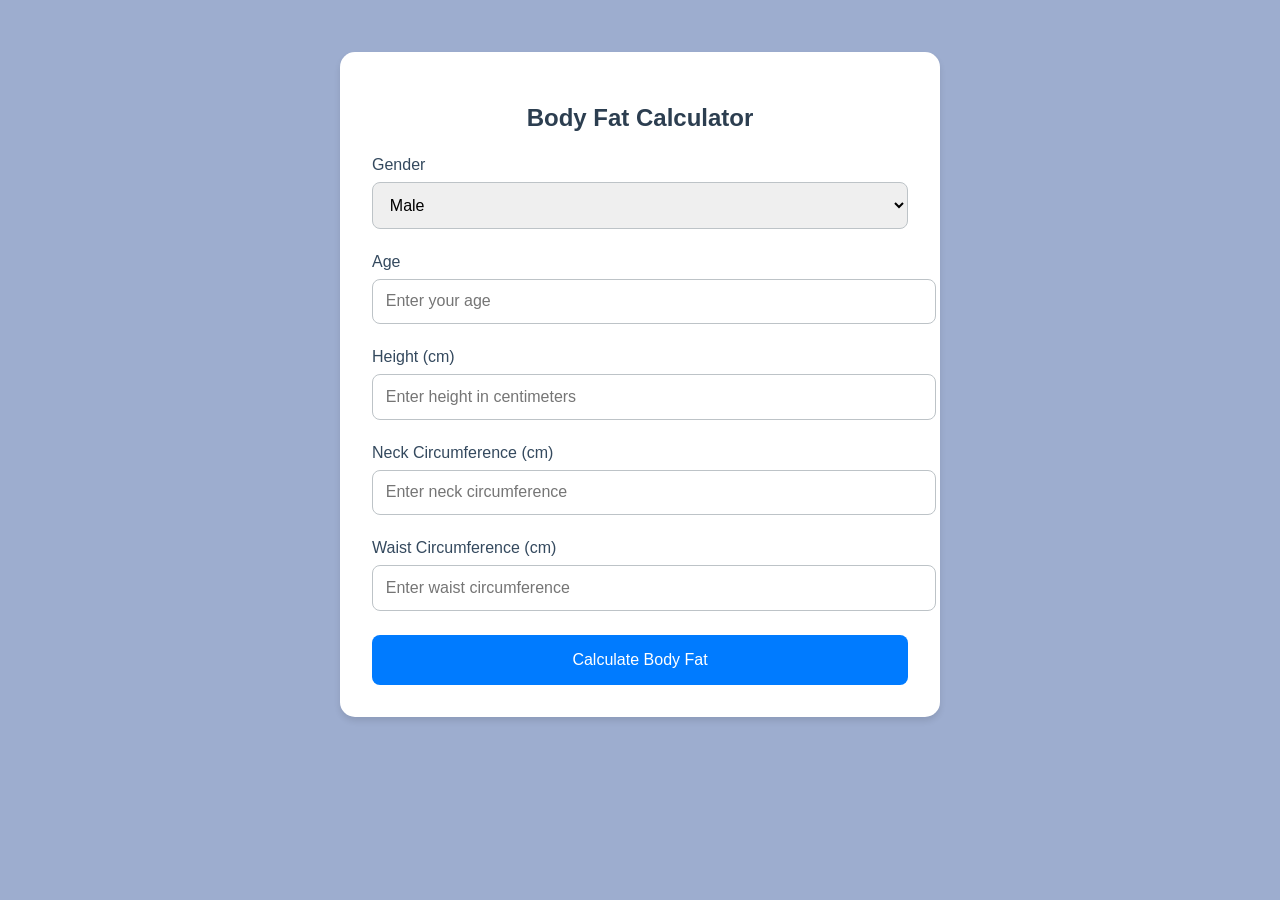
<file: bodyfat1.html>
<!--



<!DOCTYPE html>
<html lang="en">
  <head>
    <meta charset="UTF-8" />
    <meta name="viewport" content="width=device-width, initial-scale=1.0" />
    <title>Body Fat Calculator</title>
    <link rel="stylesheet" href="bodyfat2.css" />
  </head>
  <body>
    <div class="calculator">
      <h2>Body Fat Calculator</h2>

      <div class="input-group">
        <label>Gender</label>
        <select id="gender">
          <option value="male">Male</option>
          <option value="female">Female</option>
        </select>
      </div>

      <div class="input-group">
        <label>Age</label>
        <input type="number" id="age" placeholder="Enter your age" />
      </div>

      <div class="input-group">
        <label>Height (cm)</label>
        <input
          type="number"
          id="height"
          placeholder="Enter height in centimeters"
        />
      </div>

      <div class="input-group">
        <label>Neck Circumference (cm)</label>
        <input type="number" id="neck" placeholder="Enter neck circumference" />
      </div>

      <div class="input-group">
        <label>Waist Circumference (cm)</label>
        <input
          type="number"
          id="waist"
          placeholder="Enter waist circumference"
        />
      </div>

    -->

<!-- Added Hip Circumference for Females 
      <div class="input-group" id="hip-group" style="display: none">
        <label>Hip Circumference (cm)</label>
        <input type="number" id="hip" placeholder="Enter hip circumference" />
      </div>

      <button onclick="calculateBodyFat()">Calculate Body Fat</button>

      <div class="result-container">
        <div id="result-box" class="result-box">
          <h3>Your Body Fat Percentage:</h3>
          <p id="body-fat-result">--</p>
        </div>
        <div id="guide-box" class="guide-box">
          <h4>Body Fat Interpretation Guide</h4>
          <ul id="guide-list">
            <li>Age 18 to 21 — 22% for males, 33% for females</li>
            <li>Age 22 to 29 — 23% for males, 34% for females</li>
            <li>Age 30 to 39 — 24% for males, 35% for females</li>
            <li>Age over 40 — 26% for males, 36% for females</li>
          </ul>
        </div>
      </div>

      <script src="bodayfat3.js"></script>
    </div>
  </body>
</html>
-->

<!DOCTYPE html>
<html lang="en">
  <head>
    <meta charset="UTF-8" />
    <title>Body Fat Calculator</title>
    <link rel="stylesheet" href="bodyfat2.css" />
  </head>
  <body>
    <div class="calculator">
      <h2>Body Fat Calculator</h2>

      <div class="input-group">
        <label for="gender">Gender</label>
        <select id="gender" onchange="toggleHipInput()">
          <option value="male">Male</option>
          <option value="female">Female</option>
        </select>
      </div>

      <div class="input-group">
        <label for="age">Age</label>
        <input type="number" id="age" placeholder="Enter your age" min="1" />
      </div>

      <div class="input-group">
        <label for="height">Height (cm)</label>
        <input
          type="number"
          id="height"
          placeholder="Enter height in centimeters"
          min="1"
        />
      </div>

      <div class="input-group">
        <label for="neck">Neck Circumference (cm)</label>
        <input
          type="number"
          id="neck"
          placeholder="Enter neck circumference"
          min="1"
        />
      </div>

      <div class="input-group">
        <label for="waist">Waist Circumference (cm)</label>
        <input
          type="number"
          id="waist"
          placeholder="Enter waist circumference"
          min="1"
        />
      </div>

      <!-- Hip Circumference for Females -->
      <div class="input-group" id="hip-group" style="display: none">
        <label for="hip">Hip Circumference (cm)</label>
        <input
          type="number"
          id="hip"
          placeholder="Enter hip circumference"
          min="1"
        />
      </div>

      <button onclick="calculateBodyFat()">Calculate Body Fat</button>

      <!-- Result Display -->
      <div id="result" class="result" style="display: none">
        <h3>Your Body Fat Percentage:</h3>
        <p id="body-fat-result">--%</p>
      </div>

      <!-- Interpretation Guide -->
      <div id="interpretation" class="interpretation" style="display: none">
        <h3>Body Fat Interpretation Guide</h3>
        <ul>
          <li>
            <strong>Essential Fat:</strong> 2-5% for males, 10-13% for females
          </li>
          <li>
            <strong>Athletes:</strong> 6-13% for males, 14-20% for females
          </li>
          <li>
            <strong>Fitness:</strong> 14-17% for males, 21-24% for females
          </li>
          <li>
            <strong>Average:</strong> 18-24% for males, 25-31% for females
          </li>
          <li><strong>Obese:</strong> 25%+ for males, 32%+ for females</li>
        </ul>
      </div>
    </div>

    <script src="bodyfat3.js"></script>
  </body>
</html>
</file>
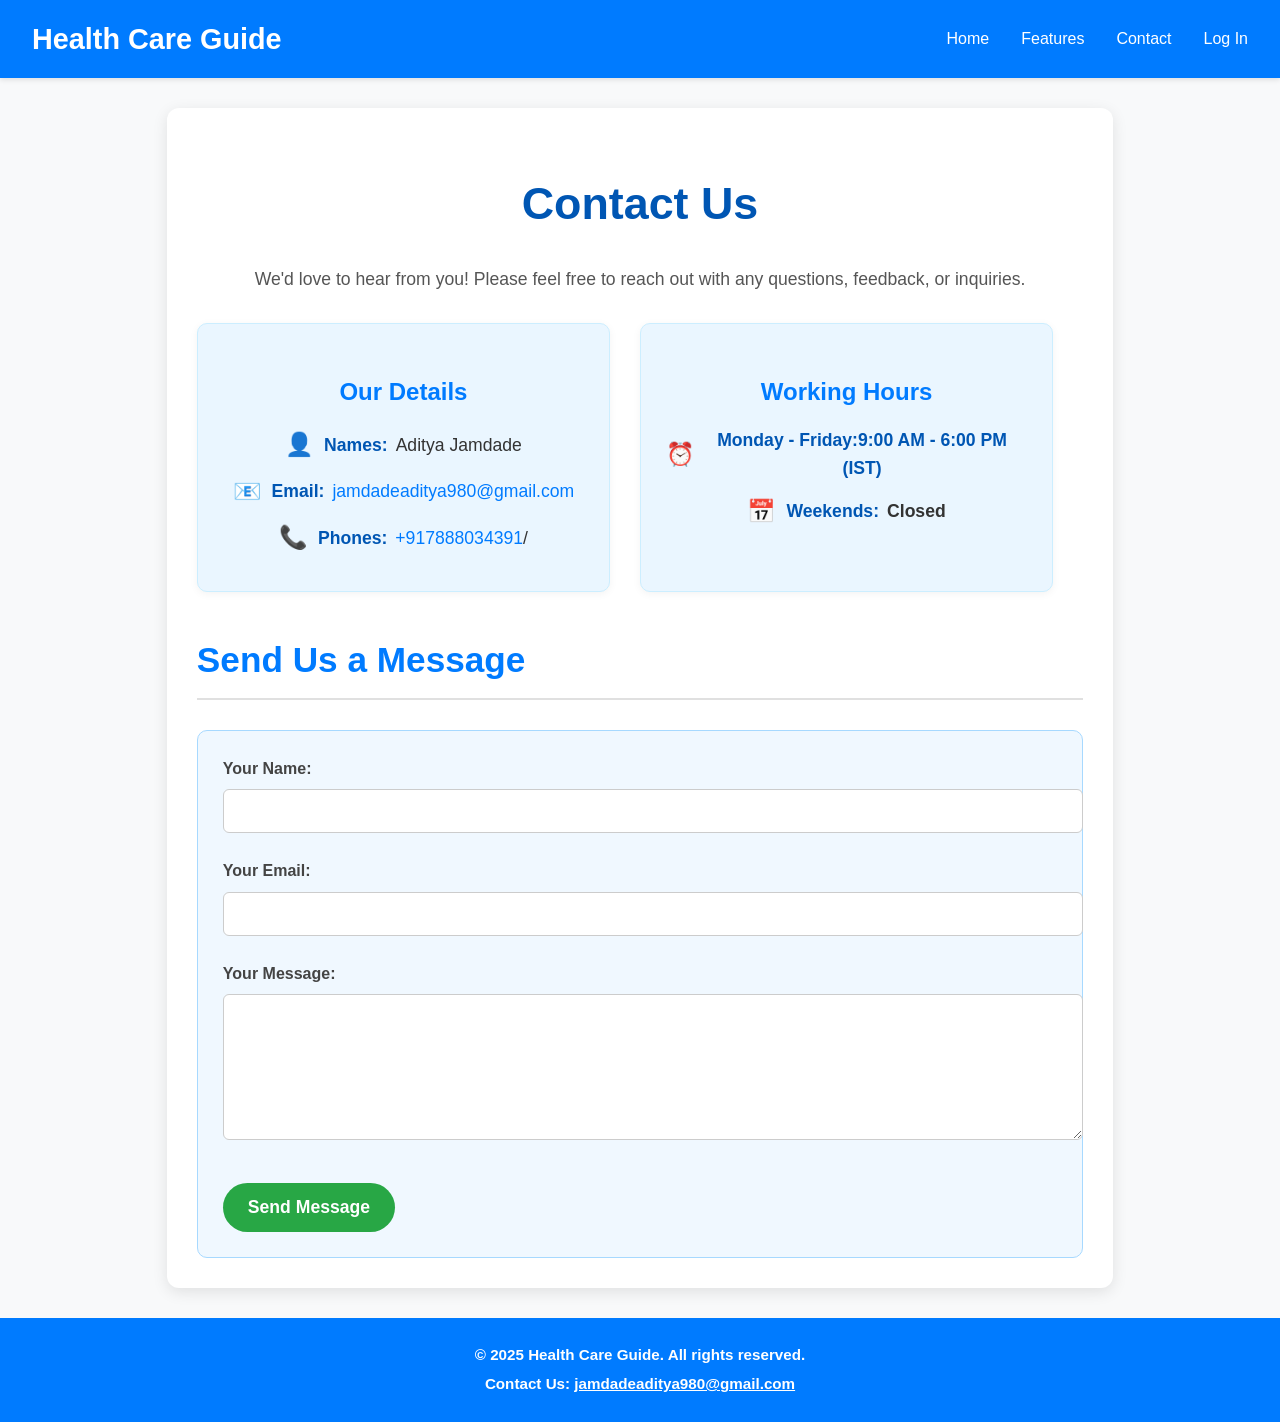
<file: contact.html>
<!DOCTYPE html>
<html lang="en">
<head>
    <meta charset="UTF-8" />
    <meta name="viewport" content="width=device-width, initial-scale=1.0" />
    <title>Contact Us - Health Care & Medicine Guide</title>
    <style>
        /* General Resets and Base Styles */
        body {
            font-family: Arial, sans-serif;
            line-height: 1.6;
            margin: 0;
            padding: 0;
            background-color: #f8f9fa; /* Lighter background */
            color: #333;
            display: flex;
            flex-direction: column;
            min-height: 100vh;
        }

        /* Header Section (consistent with other pages) */
        .main-header {
            background-color: #007bff;
            padding: 1rem 2rem;
            box-shadow: 0 2px 5px rgba(0, 0, 0, 0.1);
        }

        .navbar {
            display: flex;
            justify-content: space-between;
            align-items: center;
            color: #ffffff;
            flex-wrap: wrap;
        }

        .logo {
            font-size: 1.8rem;
            font-weight: bold;
            color: #ffffff;
        }

        .nav-links {
            list-style: none;
            display: flex;
            gap: 2rem;
            margin: 0;
            padding: 0;
            transition: all 0.3s ease-in-out;
        }

        .nav-links a {
            color: #ffffff;
            text-decoration: none;
            transition: color 0.3s;
            font-weight: 500;
            padding: 0.5rem 0;
        }

        .nav-links a:hover {
            color: #cceeff;
        }

        /* Hamburger Menu Styles */
        .hamburger {
            display: none;
            cursor: pointer;
            flex-direction: column;
            justify-content: space-around;
            width: 30px;
            height: 25px;
            z-index: 1000;
        }

        .hamburger .bar {
            width: 100%;
            height: 3px;
            background-color: white;
            transition: all 0.3s ease-in-out;
        }

        .hamburger.toggle .bar:nth-child(1) {
            transform: translateY(11px) rotate(45deg);
        }
        .hamburger.toggle .bar:nth-child(2) {
            opacity: 0;
        }
        .hamburger.toggle .bar:nth-child(3) {
            transform: translateY(-11px) rotate(-45deg);
        }

        /* Main Container */
        .container {
            max-width: 900px; /* Wider container */
            margin: 30px auto;
            padding: 30px;
            background: white;
            border-radius: 12px;
            box-shadow: 0 4px 15px rgba(0, 0, 0, 0.1);
            flex: 1;
        }

        /* Headings */
        h1 {
            text-align: center;
            font-size: 2.8em;
            margin-bottom: 25px;
            color: #0056b3;
        }

        h2 {
            font-size: 2.2em;
            margin-top: 30px;
            border-bottom: 2px solid #e0e0e0;
            padding-bottom: 10px;
            color: #007bff;
        }

        /* Contact Info Section */
        .contact-section {
            display: flex;
            flex-wrap: wrap;
            gap: 30px;
            margin-top: 30px;
            justify-content: center;
        }

        .contact-info-block {
            flex: 1 1 300px; /* Allows blocks to grow/shrink and wrap */
            background-color: #eaf6ff;
            padding: 25px;
            border-radius: 10px;
            border: 1px solid #cceeff;
            box-shadow: 0 2px 8px rgba(0, 0, 0, 0.05);
            text-align: center;
        }

        .contact-info-block h3 {
            color: #007bff;
            font-size: 1.5em;
            margin-bottom: 15px;
        }

        .contact-item {
            margin: 10px 0;
            font-size: 1.1em;
            display: flex;
            align-items: center;
            justify-content: center;
        }

        .contact-item strong {
            color: #0056b3;
            margin-right: 8px;
        }

        .contact-item a {
            color: #007bff;
            text-decoration: none;
            transition: color 0.3s;
        }

        .contact-item a:hover {
            text-decoration: underline;
            color: #0056b3;
        }

        .contact-icon {
            margin-right: 10px;
            font-size: 1.3em;
            color: #007bff;
        }

        /* Contact Form */
        .contact-form-section {
            margin-top: 40px;
        }

        .contact-form {
            display: flex;
            flex-direction: column;
            gap: 15px;
            padding: 25px;
            background-color: #f0f8ff;
            border-radius: 10px;
            border: 1px solid #a7d9ff;
        }

        .form-group {
            margin-bottom: 10px;
        }

        .form-group label {
            display: block;
            margin-bottom: 8px;
            font-weight: bold;
            color: #444;
        }

        .form-group input[type="text"],
        .form-group input[type="email"],
        .form-group textarea {
            width: 100%;
            padding: 12px;
            border: 1px solid #ccc;
            border-radius: 6px;
            font-size: 1em;
            transition: border-color 0.3s;
        }

        .form-group input[type="text"]:focus,
        .form-group input[type="email"]:focus,
        .form-group textarea:focus {
            outline: none;
            border-color: #007bff;
            box-shadow: 0 0 5px rgba(0, 123, 255, 0.3);
        }

        .form-group textarea {
            resize: vertical;
            min-height: 120px;
        }

        .submit-btn {
            background-color: #28a745; /* Green submit button */
            color: white;
            padding: 14px 25px;
            border: none;
            border-radius: 25px;
            cursor: pointer;
            font-size: 1.1em;
            font-weight: bold;
            transition: background-color 0.3s, transform 0.2s;
            align-self: flex-start; /* Align button to left */
            margin-top: 10px;
        }

        .submit-btn:hover {
            background-color: #218838;
            transform: translateY(-2px);
        }

        /* Status Messages */
        .status-message {
            padding: 15px;
            border-radius: 8px;
            margin-bottom: 20px;
            font-weight: bold;
            text-align: center;
        }

        .status-message.success {
            background-color: #d4edda;
            color: #155724;
            border: 1px solid #c3e6cb;
        }

        .status-message.error {
            background-color: #f8d7da;
            color: #721c24;
            border: 1px solid #f5c6cb;
        }

        /* Footer */
        footer {
            text-align: center;
            padding: 20px 10px;
            background-color: #007bff;
            color: white;
            margin-top: auto;
            font-size: 0.95em;
        }

        footer p {
            margin: 5px 0;
            color: white;
        }

        footer a {
            color: white;
            text-decoration: underline;
            transition: color 0.3s;
        }

        footer a:hover {
            color: #cceeff;
        }

        /* Responsive Adjustments */
        @media (max-width: 768px) {
            .navbar {
                flex-direction: row;
                justify-content: space-between;
                align-items: center;
                padding: 1rem 1.5rem;
            }

            .nav-links {
                display: none;
                flex-direction: column;
                width: 100%;
                position: absolute;
                top: 70px;
                left: 0;
                background-color: #007bff;
                box-shadow: 0 8px 16px rgba(0, 0, 0, 0.2);
                z-index: 999;
                padding: 10px 0;
                opacity: 0;
                transform: translateY(-20px);
            }

            .nav-links.nav-active {
                display: flex;
                opacity: 1;
                transform: translateY(0);
            }

            .nav-links li {
                width: 100%;
                text-align: center;
            }

            .nav-links a {
                padding: 15px;
                display: block;
                border-bottom: 1px solid rgba(255, 255, 255, 0.1);
            }

            .hamburger {
                display: flex;
            }

            .container {
                margin: 15px;
                padding: 20px;
                border-radius: 8px;
            }

            h1 {
                font-size: 2.2em;
                margin-bottom: 20px;
            }
            h2 {
                font-size: 1.8em;
                margin-top: 25px;
            }

            .contact-section {
                flex-direction: column;
                gap: 20px;
            }

            .contact-info-block {
                flex: none; /* Reset flex-grow/shrink */
                width: 100%;
                padding: 20px;
            }

            .contact-item {
                font-size: 1em;
                flex-direction: column; /* Stack label and value */
                align-items: flex-start; /* Align left */
            }
            .contact-item strong {
                margin-bottom: 5px;
            }

            .contact-form {
                padding: 20px;
            }

            .submit-btn {
                width: 100%; /* Full width button */
                align-self: center; /* Center button */
            }
        }

        @media (max-width: 480px) {
            .main-header {
                padding: 0.8rem 1rem;
            }

            .logo {
                font-size: 1.5rem;
            }

            .container {
                margin: 10px;
                padding: 15px;
                border-radius: 5px;
            }

            h1 {
                font-size: 1.8em;
                margin-bottom: 15px;
            }
            h2 {
                font-size: 1.5em;
                margin-top: 20px;
                padding-bottom: 8px;
            }

            .contact-info-block h3 {
                font-size: 1.3em;
            }
            .contact-item {
                font-size: 0.95em;
            }
            .contact-icon {
                font-size: 1.1em;
            }

            .contact-form {
                padding: 15px;
            }

            .form-group label {
                font-size: 0.95em;
            }

            .form-group input,
            .form-group textarea {
                padding: 10px;
                font-size: 0.9em;
            }

            .submit-btn {
                padding: 12px 20px;
                font-size: 1em;
            }

            .status-message {
                font-size: 0.9em;
                padding: 10px;
            }

            footer {
                padding: 15px 10px;
                font-size: 0.85em;
            }
        }
    </style>
</head>
<body>
    <header class="main-header">
        <nav class="navbar">
            <div class="logo">Health Care Guide</div>
            <ul class="nav-links">
                <li><a href="index.html">Home</a></li>
                <li><a href="features1.html">Features</a></li>
                <li><a href="contact.php">Contact</a></li> <li><a href="login.php">Log In</a></li>
            </ul>
            <div class="hamburger">
                <span class="bar"></span>
                <span class="bar"></span>
                <span class="bar"></span>
            </div>
        </nav>
    </header>

    <div class="container">
        <h1>Contact Us</h1>
        <p style="text-align: center; font-size: 1.1em; color: #555;">
            We'd love to hear from you! Please feel free to reach out with any questions, feedback, or inquiries.
        </p>

        
        <div class="contact-section">
            <div class="contact-info-block">
                <h3>Our Details</h3>
                <div class="contact-item">
                    <span class="contact-icon">👤</span> <strong>Names:</strong> Aditya Jamdade
                </div>
                <div class="contact-item">
                    <span class="contact-icon">📧</span> <strong>Email:</strong> <a href="mailto:jamdadeaditya980@gmail.com">jamdadeaditya980@gmail.com</a>
                </div>
                <div class="contact-item">
                    <span class="contact-icon">📞</span> <strong>Phones:</strong>
                    <a href="tel:+919325008902">+917888034391</a> /
                    <a href="tel:"></a>
                </div>
            </div>

            <div class="contact-info-block">
                <h3>Working Hours</h3>
                <div class="contact-item">
                    <span class="contact-icon">⏰</span> <strong>Monday - Friday:9:00 AM - 6:00 PM (IST)
                </div>
                <div class="contact-item">
                    <span class="contact-icon">📅</span> <strong>Weekends:</strong> Closed
                </div>
            </div>
        </div>

        <section class="contact-form-section">
            <h2>Send Us a Message</h2>
            <form action="contact.php" method="POST" class="contact-form">
                <div class="form-group">
                    <label for="name">Your Name:</label>
                    <input type="text" id="name" name="name" required>
                </div>
                <div class="form-group">
                    <label for="email">Your Email:</label>
                    <input type="email" id="email" name="email" required>
                </div>
                <div class="form-group">
                    <label for="message">Your Message:</label>
                    <textarea id="message" name="message" required></textarea>
                </div>
                <button type="submit" class="submit-btn">Send Message</button>
            </form>
        </section>
    </div>

    <footer>
        <p>&copy; 2025 Health Care Guide. All rights reserved.</p>
        <p>Contact Us: <a href="mailto:jamdadeaditya980@gmail.com">jamdadeaditya980@gmail.com</a></p>
    </footer>

    <script>
        // Hamburger Menu Toggle
        const hamburger = document.querySelector(".hamburger");
        const navLinks = document.querySelector(".nav-links");

        hamburger.addEventListener("click", () => {
            navLinks.classList.toggle("nav-active");
            hamburger.classList.toggle("toggle");
        });

        // Close nav when a link is clicked (optional)
        document.querySelectorAll(".nav-links li a").forEach((link) => {
            link.addEventListener("click", () => {
                navLinks.classList.remove("nav-active");
                hamburger.classList.remove("toggle");
            });
        });
    </script>
</body>
</html>
</file>
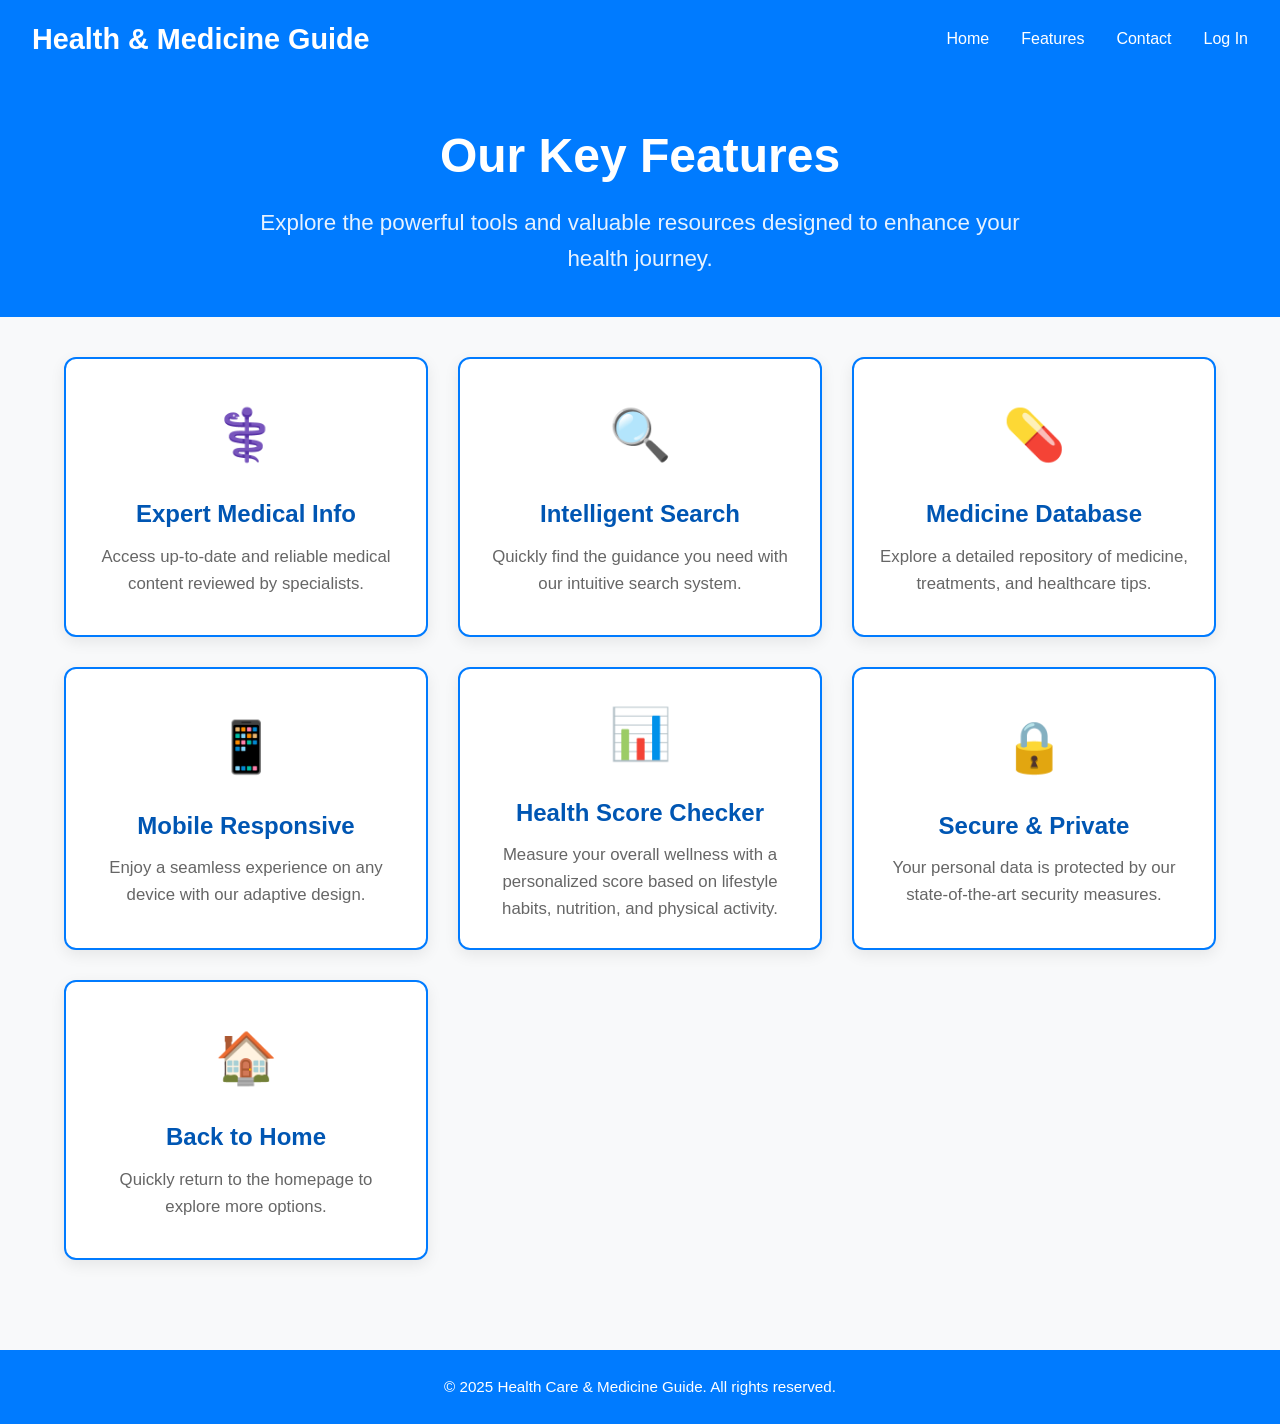
<file: features1.html>
<!DOCTYPE html>
<html lang="en">
  <head>
    <meta charset="UTF-8" />
    <meta name="viewport" content="width=device-width, initial-scale=1.0" />
    <title>Healthcare & Medicine Guide - Features</title>
    <style>
      /* Define color variables */
      :root {
        --primary: #007bff;
        --secondary: #0056b3;
        --white: #ffffff;
        --bg-light: #f8f9fa;
        --text-dark: #333;
        --text-medium: #666;
      }

      /* Reset and basic styling */
      * {
        margin: 0;
        padding: 0;
        box-sizing: border-box;
      }

      body {
        font-family: Arial, sans-serif;
        background-color: var(--bg-light);
        color: var(--text-dark);
        line-height: 1.6;
        display: flex;
        flex-direction: column;
        min-height: 100vh; /* Ensure footer sticks to bottom */
      }

      /* --- Header Section (Consistent with other pages) --- */
      .main-header {
        background-color: var(--primary);
        padding: 1rem 2rem;
        box-shadow: 0 2px 5px rgba(0, 0, 0, 0.1);
      }

      .navbar {
        display: flex;
        justify-content: space-between;
        align-items: center;
        color: var(--white);
        flex-wrap: wrap;
      }

      .logo {
        font-size: 1.8rem;
        font-weight: bold;
        color: var(--white);
      }

      .nav-links {
        list-style: none;
        display: flex;
        gap: 2rem;
        margin: 0;
        padding: 0;
        transition: all 0.3s ease-in-out;
      }

      .nav-links a {
        color: var(--white);
        text-decoration: none;
        transition: color 0.3s;
        font-weight: 500;
        padding: 0.5rem 0; /* Add padding for click area */
      }

      .nav-links a:hover {
        color: #cceeff; /* Lighter hover color */
      }

      /* Hamburger Menu Styles */
      .hamburger {
        display: none; /* Hidden by default on desktop */
        cursor: pointer;
        flex-direction: column;
        justify-content: space-around;
        width: 30px;
        height: 25px;
        z-index: 1000;
      }

      .hamburger .bar {
        width: 100%;
        height: 3px;
        background-color: white;
        transition: all 0.3s ease-in-out;
      }

      .hamburger.toggle .bar:nth-child(1) {
        transform: translateY(11px) rotate(45deg);
      }
      .hamburger.toggle .bar:nth-child(2) {
        opacity: 0;
      }
      .hamburger.toggle .bar:nth-child(3) {
        transform: translateY(-11px) rotate(-45deg);
      }

      /* --- Page Header Section --- */
      .page-header {
        background: var(--primary);
        color: var(--white);
        padding: 40px 20px; /* Increased padding */
        text-align: center;
      }

      .page-header h1 {
        font-size: 3em; /* Larger heading */
        margin-bottom: 10px;
        color: var(--white); /* Ensure it's white */
      }

      .page-header p {
        font-size: 1.4em; /* Larger subheading */
        max-width: 800px;
        margin: 0 auto;
        opacity: 0.9;
      }

      /* --- Main Content Container --- */
      .container {
        width: 90%;
        max-width: 1200px;
        margin: 40px auto;
        flex: 1; /* Allow container to grow and push footer down */
      }

      /* Features grid styling */
      .features-grid {
        display: grid;
        grid-template-columns: repeat(auto-fit, minmax(280px, 1fr));
        gap: 30px; /* Increased gap for better spacing */
      }

      /* Feature card styling */
      .feature-card {
        background: var(--white);
        border: 2px solid var(--primary);
        border-radius: 12px; /* More rounded corners */
        padding: 25px; /* Increased padding */
        text-align: center;
        transition: transform 0.3s ease-in-out, box-shadow 0.3s ease-in-out;
        min-height: 280px; /* Ensures uniform minimum height */
        display: flex;
        flex-direction: column;
        justify-content: center;
        align-items: center; /* Center content horizontally */
        box-shadow: 0 5px 15px rgba(0, 0, 0, 0.08); /* Subtle shadow */

        /* For JS animation */
        opacity: 0;
        transform: translateY(20px);
      }

      .feature-card.visible {
        opacity: 1;
        transform: translateY(0);
      }

      .feature-card:hover {
        transform: translateY(-8px); /* More pronounced lift */
        box-shadow: 0 8px 20px rgba(0, 0, 0, 0.15); /* Darker shadow on hover */
      }

      /* Icon styling */
      .feature-card .icon {
        font-size: 50px; /* Larger icons */
        color: var(--primary);
        margin-bottom: 20px;
      }

      /* Feature title and description */
      .feature-card h3 {
        color: var(--secondary);
        margin-bottom: 10px;
        font-size: 1.5em; /* Larger title */
      }

      .feature-card p {
        color: var(--text-medium);
        font-size: 1.05em; /* Slightly larger text */
      }

      /* Clickable card link styling (for the Home Card) */
      .card-link {
        text-decoration: none;
        color: inherit; /* Inherit color from parent */
        display: flex;
        flex-direction: column;
        align-items: center;
        justify-content: center;
        width: 100%;
        height: 100%;
      }

      .card-link:hover,
      .card-link:focus {
        cursor: pointer;
      }

      /* --- Footer Styling --- */
      footer {
        background: var(--primary);
        color: var(--white);
        text-align: center;
        padding: 25px 0; /* More padding */
        margin-top: 50px; /* More space above footer */
      }

      footer p {
        margin: 0; /* Remove default paragraph margin */
        font-size: 0.95em;
      }

      /* --- Responsive Adjustments --- */
      @media (max-width: 768px) {
        /* Header specific for the features page, adjusting for mobile header */
        .page-header {
          padding: 30px 15px; /* Reduce padding */
        }

        .page-header h1 {
          font-size: 2.5em;
        }

        .page-header p {
          font-size: 1.2em;
        }

        .main-header {
          padding: 1rem 1.5rem; /* Adjust padding for smaller screens */
        }

        .nav-links {
          display: none; /* Hide nav links by default */
          flex-direction: column;
          width: 100%;
          position: absolute;
          top: 70px; /* Adjust based on navbar height */
          left: 0;
          background-color: var(--primary);
          box-shadow: 0 8px 16px rgba(0, 0, 0, 0.2);
          z-index: 999;
          padding: 10px 0;
          opacity: 0; /* Start hidden */
          transform: translateY(-20px); /* Start slightly up */
        }

        .nav-links.nav-active {
          display: flex; /* Show when active */
          opacity: 1; /* Fade in */
          transform: translateY(0); /* Move to position */
        }

        .nav-links li {
          width: 100%;
          text-align: center;
        }

        .nav-links a {
          padding: 15px;
          display: block; /* Make links take full width */
          border-bottom: 1px solid rgba(255, 255, 255, 0.1);
        }

        .hamburger {
          display: flex; /* Show hamburger menu */
        }

        .container {
          width: 95%; /* Make container slightly wider on smaller screens */
          margin: 30px auto;
        }

        .features-grid {
          grid-template-columns: 1fr; /* Stack cards vertically */
          gap: 20px;
        }

        .feature-card {
          min-height: 220px; /* Adjust height for mobile */
          padding: 20px;
        }

        .feature-card .icon {
          font-size: 45px;
          margin-bottom: 15px;
        }

        .feature-card h3 {
          font-size: 1.3em;
        }

        .feature-card p {
          font-size: 0.95em;
        }

        footer {
          padding: 20px 10px;
        }
      }

      @media (max-width: 480px) {
        .page-header {
          padding: 25px 10px;
        }

        .page-header h1 {
          font-size: 2em;
        }

        .page-header p {
          font-size: 1em;
        }

        .main-header {
          padding: 0.8rem 1rem;
        }

        .logo {
          font-size: 1.5rem;
        }

        .container {
          margin: 20px auto;
          padding: 0 10px; /* Remove side padding if already inside a wider container */
        }

        .feature-card {
          min-height: 200px;
          padding: 15px;
        }

        .feature-card .icon {
          font-size: 40px;
          margin-bottom: 10px;
        }

        .feature-card h3 {
          font-size: 1.1em;
        }

        .feature-card p {
          font-size: 0.9em;
        }

        footer {
          padding: 15px 5px;
          font-size: 0.85em;
        }
      }
    </style>
  </head>
  <body>
    <header class="main-header">
      <nav class="navbar">
        <div class="logo">Health & Medicine Guide</div>
        <ul class="nav-links">
          <li><a href="index.html">Home</a></li>
          <li><a href="features1.html">Features</a></li>
          <li><a href="contact.php">Contact</a></li>
          <li><a href="backend/login.php">Log In</a></li>
        </ul>
        <div class="hamburger">
          <span class="bar"></span>
          <span class="bar"></span>
          <span class="bar"></span>
        </div>
      </nav>
    </header>

    <header class="page-header">
      <h1>Our Key Features</h1>
      <p>
        Explore the powerful tools and valuable resources designed to enhance
        your health journey.
      </p>
    </header>

    <div class="container">
      <section class="features-grid">
        <div class="feature-card">
          <div class="icon">⚕️</div>
          <h3>Expert Medical Info</h3>
          <p>
            Access up-to-date and reliable medical content reviewed by
            specialists.
          </p>
        </div>
        <div class="feature-card">
          <div class="icon">🔍</div>
          <h3>Intelligent Search</h3>
          <p>
            Quickly find the guidance you need with our intuitive search system.
          </p>
        </div>
        <div class="feature-card">
          <div class="icon">💊</div>
          <h3>Medicine Database</h3>
          <p>
            Explore a detailed repository of medicine, treatments, and
            healthcare tips.
          </p>
        </div>
        <div class="feature-card">
          <div class="icon">📱</div>
          <h3>Mobile Responsive</h3>
          <p>
            Enjoy a seamless experience on any device with our adaptive design.
          </p>
        </div>
        <div class="feature-card">
          <div class="icon">📊</div>
          <h3>Health Score Checker</h3>
          <p>
            Measure your overall wellness with a personalized score based on
            lifestyle habits, nutrition, and physical activity.
          </p>
        </div>

        <div class="feature-card">
          <div class="icon">🔒</div>
          <h3>Secure & Private</h3>
          <p>
            Your personal data is protected by our state-of-the-art security
            measures.
          </p>
        </div>
        <div class="feature-card">
          <a href="index.html" class="card-link">
            <div class="icon">🏠</div>
            <h3>Back to Home</h3>
            <p>Quickly return to the homepage to explore more options.</p>
          </a>
        </div>
      </section>
    </div>

    <footer>
      <p>&copy; 2025 Health Care & Medicine Guide. All rights reserved.</p>
    </footer>

    <script>
      document.addEventListener("DOMContentLoaded", function () {
        const hamburger = document.querySelector(".hamburger");
        const navLinks = document.querySelector(".nav-links");

        // Hamburger Menu Toggle
        hamburger.addEventListener("click", () => {
          navLinks.classList.toggle("nav-active");
          hamburger.classList.toggle("toggle");
        });

        // Close nav when a link is clicked (optional)
        document.querySelectorAll(".nav-links li a").forEach((link) => {
          link.addEventListener("click", () => {
            navLinks.classList.remove("nav-active");
            hamburger.classList.remove("toggle");
          });
        });

        const cards = document.querySelectorAll(".feature-card");

        // Intersection Observer to add the 'visible' class when cards are in view
        const observer = new IntersectionObserver(
          (entries) => {
            entries.forEach((entry) => {
              if (entry.isIntersecting) {
                entry.target.classList.add("visible");
                observer.unobserve(entry.target); // Remove observer after animation
              }
            });
          },
          { threshold: 0.1 }
        );

        cards.forEach((card) => observer.observe(card));
      });
    </script>
  </body>
</html>
</file>
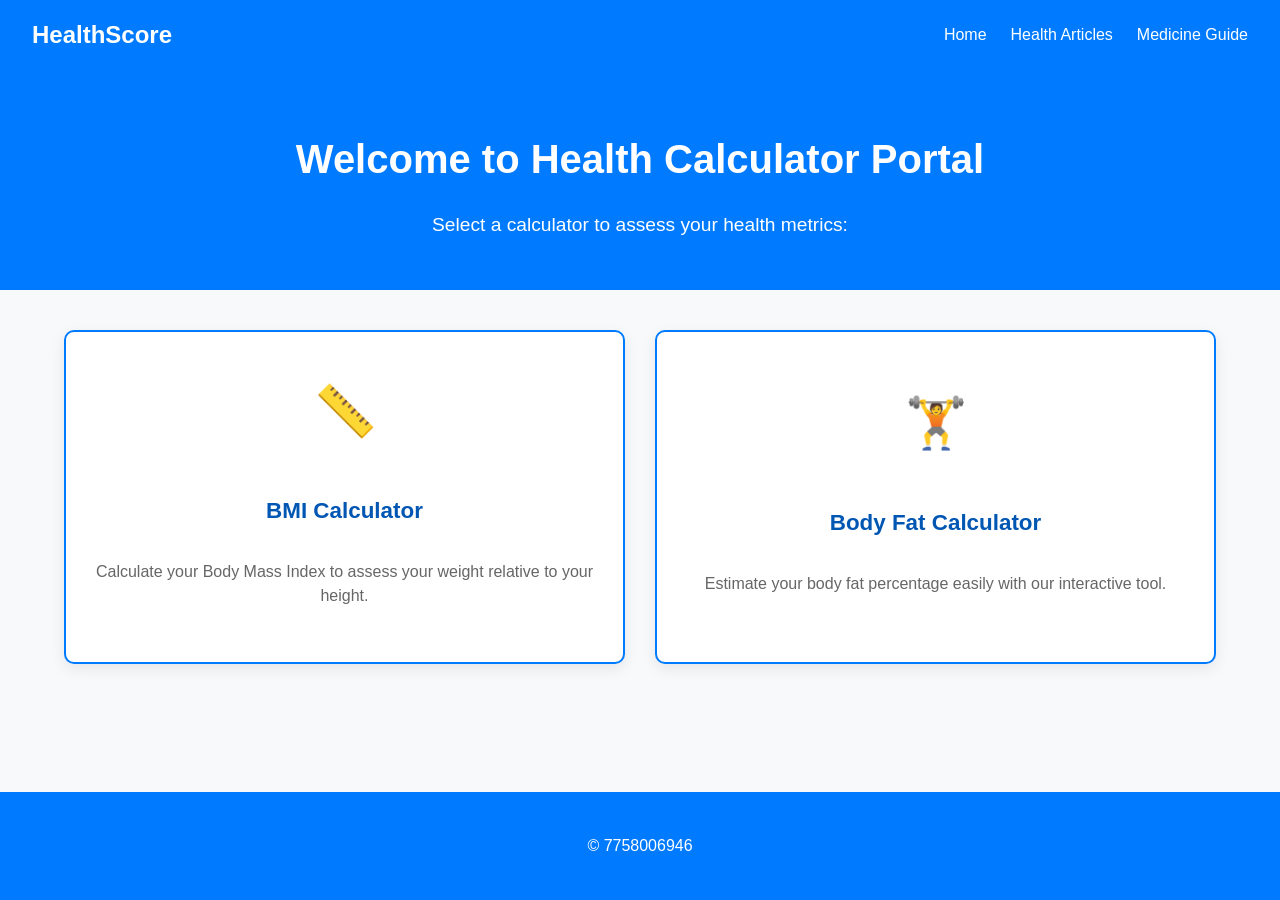
<file: healthscorechecker.html>
<!DOCTYPE html>
<html lang="en">
  <head>
    <meta charset="UTF-8" />
    <meta name="viewport" content="width=device-width, initial-scale=1.0" />
    <title>Health Calculators</title>
    <link rel="stylesheet" href="healthscorecheck.css" />
  </head>
  <body>
    <header class="main-header">
      <nav class="navbar">
        <div class="logo">HealthScore</div>
        <ul class="nav-links">
          <li><a href="index.html">Home</a></li>
          <li><a href="healtharticles.php">Health Articles</a></li>
          <li><a href="medicationguide1.php">Medicine Guide</a></li>
        </ul>
        <div class="hamburger">
          <span class="bar"></span>
          <span class="bar"></span>
          <span class="bar"></span>
        </div>
      </nav>
    </header>

    <header class="page-header">
      <h1>Welcome to Health Calculator Portal</h1>
      <p>Select a calculator to assess your health metrics:</p>
    </header>

    <main>
      <div class="container">
        <section class="features-grid">
          <div class="feature-card">
            <a href="bmi1.html" class="card-link">
              <div class="icon">📏</div>
              <h3>BMI Calculator</h3>
              <p>
                Calculate your Body Mass Index to assess your weight relative to
                your height.
              </p>
            </a>
          </div>

          <div class="feature-card">
            <a href="bodyfat1.html" class="card-link">
              <div class="icon">🏋️</div>
              <h3>Body Fat Calculator</h3>
              <p>
                Estimate your body fat percentage easily with our interactive
                tool.
              </p>
            </a>
          </div>
        </section>
      </div>
    </main>

    <footer>
      <p>&copy; 7758006946</p>
    </footer>

    <script>
      const hamburger = document.querySelector(".hamburger");
      const navLinks = document.querySelector(".nav-links");

      hamburger.addEventListener("click", () => {
        navLinks.classList.toggle("nav-active");
        hamburger.classList.toggle("toggle");
      });

      // Optional: Close nav when a link is clicked
      document.querySelectorAll(".nav-links li a").forEach((link) => {
        link.addEventListener("click", () => {
          navLinks.classList.remove("nav-active");
          hamburger.classList.remove("toggle");
        });
      });
    </script>
  </body>
</html>
</file>
<file: bmi2.css>
body {
  font-family: "Arial", sans-serif;
  max-width: 600px;
  margin: 2rem auto;
  padding: 20px;
  background-color: #9dadcf;
}

.calculator {
  background: white;
  padding: 2rem;
  border-radius: 15px;
  box-shadow: 0 4px 6px rgba(0, 0, 0, 0.1);
}

h2 {
  color: #2c3e50;
  text-align: center;
  margin-bottom: 1.5rem;
}

.input-group {
  margin-bottom: 1.5rem;
}

label {
  display: block;
  margin-bottom: 0.5rem;
  color: #34495e;
  font-weight: 500;
}

input {
  width: 100%;
  padding: 0.8rem;
  border: 1px solid #bdc3c7;
  border-radius: 8px;
  font-size: 16px;
}

button {
  background: #007bff;
  color: white;
  border: none;
  padding: 1rem 2rem;
  border-radius: 8px;
  cursor: pointer;
  width: 100%;
  font-size: 16px;
  transition: background 0.3s ease;
}

button:hover {
  background: #0171e9;
}

.result {
  margin-top: 2rem;
  padding: 1.5rem;
  border-radius: 8px;
  text-align: center;
  font-size: 1.2rem;
  display: none;
}

.good {
  background: #2ecc71;
  color: white;
}

.average {
  background: #f1c40f;
  color: black;
}

.poor {
  background: #e74c3c;
  color: white;
}

/* BMI Guide Styling */
.bmi-guide {
  margin-top: 1.5rem;
  padding: 1rem;
  background-color: #d0e8f2;
  border-radius: 8px;
  display: none;
}

.bmi-guide h3 {
  color: #2c3e50;
  text-align: center;
  margin-bottom: 0.5rem;
}

.bmi-guide ul {
  list-style: none;
  padding: 0;
}

.bmi-guide li {
  padding: 0.5rem 0;
  font-size: 14px;
}
</file>
<file: bodyfat2.css>
/*
body {
  font-family: "Arial", sans-serif;
  max-width: 600px;
  margin: 2rem auto;
  padding: 20px;
  background-color: #9dadcf;
}

.calculator {
  background-color: #ffffff;
  padding: 2rem;
  border-radius: 15px;
  box-shadow: 0 4px 6px rgba(0, 0, 0, 0.1);
}

h2 {
  color: #2c3e50;
  text-align: center;
  margin-bottom: 1.5rem;
}

.input-group {
  margin-bottom: 1.5rem;
}

label {
  display: block;
  margin-bottom: 0.5rem;
  color: #34495e;
  font-weight: 500;
}

input,
select {
  width: 100%;
  padding: 0.8rem;
  border: 1px solid #bdc3c7;
  border-radius: 8px;
  font-size: 16px;
}

button {
  background-color: #3498db;
  color: white;
  border: none;
  padding: 1rem 2rem;
  border-radius: 8px;
  cursor: pointer;
  width: 100%;
  font-size: 16px;
  transition: background-color 0.3s ease;
}

button:hover {
  background-color: #2980b9;
}

.result-container {
  margin-top: 2rem;
}

.result-box,
.guide-box {
  background-color: #d0e8f2;
  padding: 1.5rem;
  border-radius: 8px;
  margin-bottom: 1.5rem;
}

.result-box h3,
.guide-box h4 {
  color: #2c3e50;
  text-align: center;
  margin-bottom: 1rem;
}

.result-box p {
  font-size: 1.2rem;
  text-align: center;
  color: #34495e;
}

.guide-box ul {
  list-style: none;
  padding: 0;
}

.guide-box li {
  padding: 0.5rem 0;
  font-size: 14px;
  color: #34495e;
}

#hip-group {
  display: none;
}

@media (max-width: 480px) {
  body {
    margin: 1rem auto;
    padding: 10px;
  }

  h2 {
    font-size: 1.5rem;
  }

  input,
  select,
  button {
    font-size: 14px;
    padding: 0.6rem;
  }

  .calculator {
    padding: 1rem;
  }
}
*/

body {
  font-family: "Arial", sans-serif;
  max-width: 600px;
  margin: 2rem auto;
  padding: 20px;
  background-color: #9dadcf;
}

.calculator {
  background: #ffffff;
  padding: 2rem;
  border-radius: 15px;
  box-shadow: 0 4px 6px rgba(0, 0, 0, 0.1);
}

h2 {
  color: #2c3e50;
  text-align: center;
  margin-bottom: 1.5rem;
}

.input-group {
  margin-bottom: 1.5rem;
}

label {
  display: block;
  margin-bottom: 0.5rem;
  color: #34495e;
  font-weight: 500;
}

input,
select {
  width: 100%;
  padding: 0.8rem;
  border: 1px solid #bdc3c7;
  border-radius: 8px;
  font-size: 16px;
}

button {
  background: #007bff;
  color: white;
  border: none;
  padding: 1rem;
  border-radius: 8px;
  cursor: pointer;
  width: 100%;
  font-size: 16px;
  transition: background 0.3s ease;
}

button:hover {
  background: #007bff;
}

.result,
.interpretation {
  margin-top: 2rem;
  padding: 1.5rem;
  border-radius: 8px;
  background-color: #d0e8f2;
}

.result h3,
.interpretation h3 {
  text-align: center;
  color: #2c3e50;
}

.result p {
  font-size: 1.2rem;
  text-align: center;
  color: #34495e;
}
/*color according to result*/

.athletes {
  background: #2ecc71;
  color: white;
}
.essential {
  background: #2ecc71;
  color: white;
}

.average {
  background: #f1c40f;
  color: black;
}
.fitness {
  background: #f1c40f;
  color: black;
}

.obese {
  background: #e74c3c;
  color: white;
}
.interpretation ul {
  list-style: none;
  padding: 0;
}

.interpretation li {
  padding: 0.5rem 0;
  font-size: 14px;
  color: #34495e;
}

.error-message {
  color: #e74c3c;
  margin-top: 1rem;
  text-align: center;
}
</file>
<file: healthscorecheck.css>
/* Ensure the page uses full height and resets margin/padding */
html,
body {
  height: 100%;
  margin: 0;
  padding: 0;
}

/* Enable flex layout on the body to push footer down */
body {
  display: flex;
  flex-direction: column;
  min-height: 100vh;
  font-family: Arial, sans-serif;
  background-color: var(--bg-light);
  color: #333;
  line-height: 1.6;
}

/* Allow the main content to use available space */
main {
  flex: 1;
}

/* Define color variables */
:root {
  --primary: #007bff;
  --secondary: #0056b3;
  --white: #ffffff;
  --bg-light: #f8f9fa;
}

/* Navigation Bar Styling */
.navbar {
  display: flex;
  justify-content: space-between;
  align-items: center;
  background-color: var(--primary);
  padding: 1rem 2rem;
  color: var(--white);
  flex-wrap: wrap; /* Allows items to wrap */
}

.navbar .logo {
  font-size: 1.5rem;
  font-weight: bold;
}

.nav-links {
  list-style: none;
  display: flex;
  gap: 1.5rem;
  margin: 0;
  padding: 0;
}

.nav-links li {
  display: inline;
}

.nav-links a {
  text-decoration: none;
  color: var(--white);
  font-size: 1rem;
  transition: color 0.3s;
}

.nav-links a:hover {
  color: #a7d9ff; /* Lighter blue on hover */
}

/* Hamburger Menu */
.hamburger {
  display: none; /* Hidden by default */
  cursor: pointer;
  flex-direction: column;
  justify-content: space-around;
  width: 30px;
  height: 25px;
  z-index: 1000;
}

.hamburger .bar {
  width: 100%;
  height: 3px;
  background-color: white;
  transition: all 0.3s ease-in-out;
}

/* Hamburger animation */
.hamburger.toggle .bar:nth-child(1) {
  transform: translateY(11px) rotate(45deg);
}
.hamburger.toggle .bar:nth-child(2) {
  opacity: 0;
}
.hamburger.toggle .bar:nth-child(3) {
  transform: translateY(-11px) rotate(-45deg);
}

/* Header styling for the page content */
.page-header {
  background: var(--primary);
  color: var(--white);
  padding: 30px 20px; /* Increased padding */
  text-align: center;
}

.page-header h1 {
  font-size: 2.5em;
  margin-bottom: 10px; /* Increased margin */
}

.page-header p {
  font-size: 1.2em;
}

/* Main container styling */
.container {
  width: 90%;
  max-width: 1200px;
  margin: 40px auto;
  padding: 0 10px; /* Add some horizontal padding */
}

/* Features grid styling */
.features-grid {
  display: grid;
  grid-template-columns: repeat(auto-fit, minmax(280px, 1fr));
  gap: 30px; /* Increased gap for better spacing */
}

/* Feature card styling */
.feature-card {
  background: var(--white);
  border: 2px solid var(--primary);
  border-radius: 10px; /* Slightly more rounded corners */
  padding: 25px; /* Increased padding */
  text-align: center;
  min-height: 280px; /* Consistent card height */
  display: flex;
  flex-direction: column;
  justify-content: center;
  align-items: center; /* Center content vertically */
  transition: transform 0.3s ease-in-out, box-shadow 0.3s ease-in-out;
  box-shadow: 0 5px 15px rgba(0, 0, 0, 0.08); /* More prominent shadow */
}

.feature-card:hover {
  transform: translateY(-8px); /* More pronounced lift effect */
  box-shadow: 0 8px 20px rgba(0, 0, 0, 0.15); /* Darker shadow on hover */
}

/* Icon styling */
.feature-card .icon {
  font-size: 50px; /* Larger icons */
  color: var(--primary);
  margin-bottom: 20px; /* Increased margin */
}

/* Feature title and description */
.feature-card h3 {
  color: var(--secondary);
  margin-bottom: 15px; /* Increased margin */
  font-size: 1.4em; /* Larger title */
}

.feature-card p {
  color: #666;
  font-size: 1em; /* Slightly larger text */
  line-height: 1.5;
}

/* Clickable card link styling */
.card-link {
  text-decoration: none;
  color: inherit;
  display: flex;
  flex-direction: column;
  align-items: center;
  justify-content: center;
  width: 100%;
  height: 100%;
}

/* Footer styling */
footer {
  background: var(--primary);
  color: var(--white);
  text-align: center;
  padding: 25px 0; /* Increased padding */
  margin-top: 50px; /* Increased margin-top */
  box-sizing: border-box;
}

/* Responsive adjustments */
@media (max-width: 768px) {
  .navbar {
    flex-direction: row; /* Keep elements in a row */
    justify-content: space-between;
    align-items: center;
    padding: 1rem 1.5rem;
  }

  .nav-links {
    display: none; /* Hide nav links by default */
    flex-direction: column;
    width: 100%;
    position: absolute;
    top: 70px; /* Adjust based on navbar height */
    left: 0;
    background-color: var(--primary);
    box-shadow: 0 8px 16px rgba(0, 0, 0, 0.2);
    z-index: 999;
    padding: 10px 0;
  }

  .nav-links.nav-active {
    display: flex; /* Show when active */
  }

  .nav-links li {
    width: 100%;
    text-align: center;
  }

  .nav-links a {
    padding: 15px;
    display: block; /* Make links take full width */
    border-bottom: 1px solid rgba(255, 255, 255, 0.1);
  }

  .hamburger {
    display: flex; /* Show hamburger menu */
  }

  .page-header h1 {
    font-size: 2em;
  }

  .page-header p {
    font-size: 1em;
  }

  .features-grid {
    grid-template-columns: 1fr; /* Stack cards vertically on smaller screens */
  }

  .feature-card {
    min-height: 220px; /* Adjust card height for mobile */
    padding: 20px;
  }

  .feature-card .icon {
    font-size: 45px;
  }

  .feature-card h3 {
    font-size: 1.2em;
  }
}

@media (max-width: 480px) {
  .navbar {
    padding: 1rem;
  }

  .navbar .logo {
    font-size: 1.3rem;
  }

  .page-header h1 {
    font-size: 1.8em;
  }

  .page-header p {
    font-size: 0.9em;
  }

  .feature-card {
    min-height: 200px;
    padding: 15px;
  }

  .feature-card .icon {
    font-size: 40px;
  }

  .feature-card h3 {
    font-size: 1.1em;
  }

  .feature-card p {
    font-size: 0.9em;
  }

  footer {
    padding: 20px 0;
    font-size: 0.9em;
  }
}
</file>
